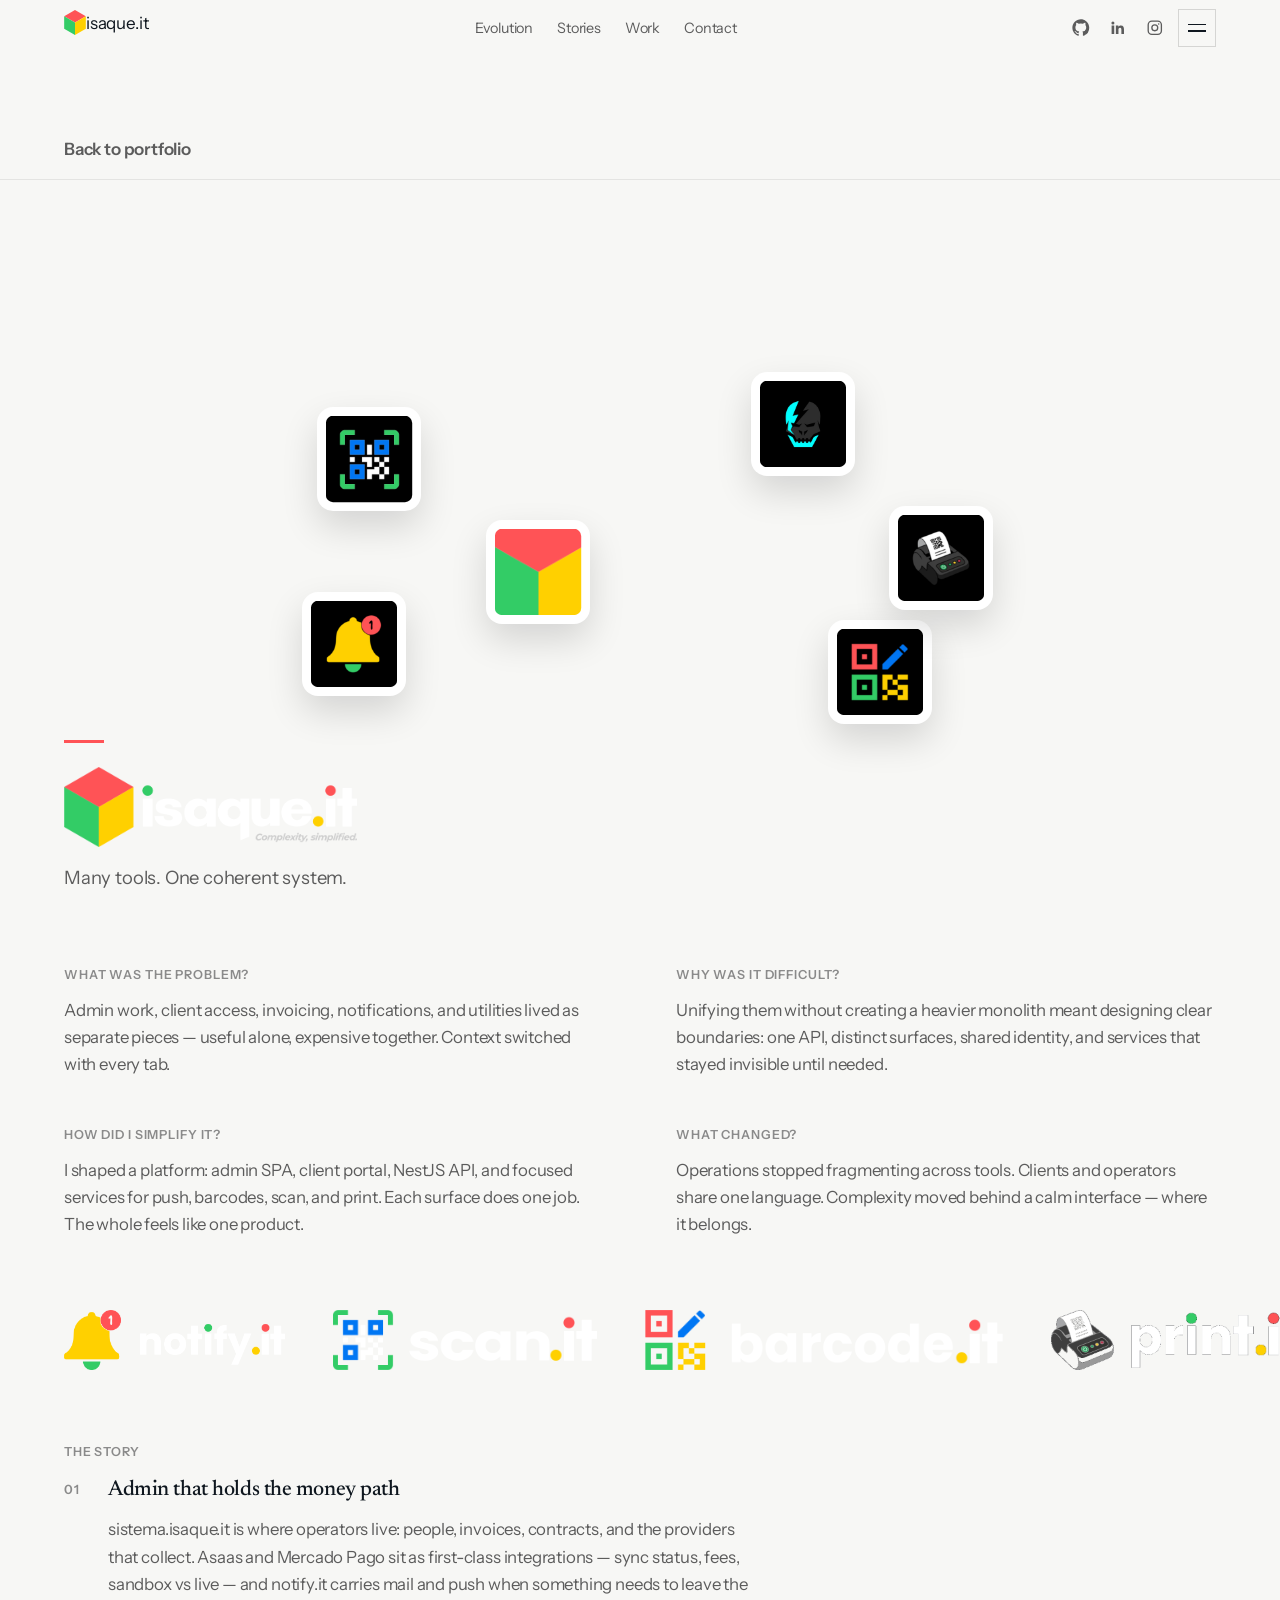
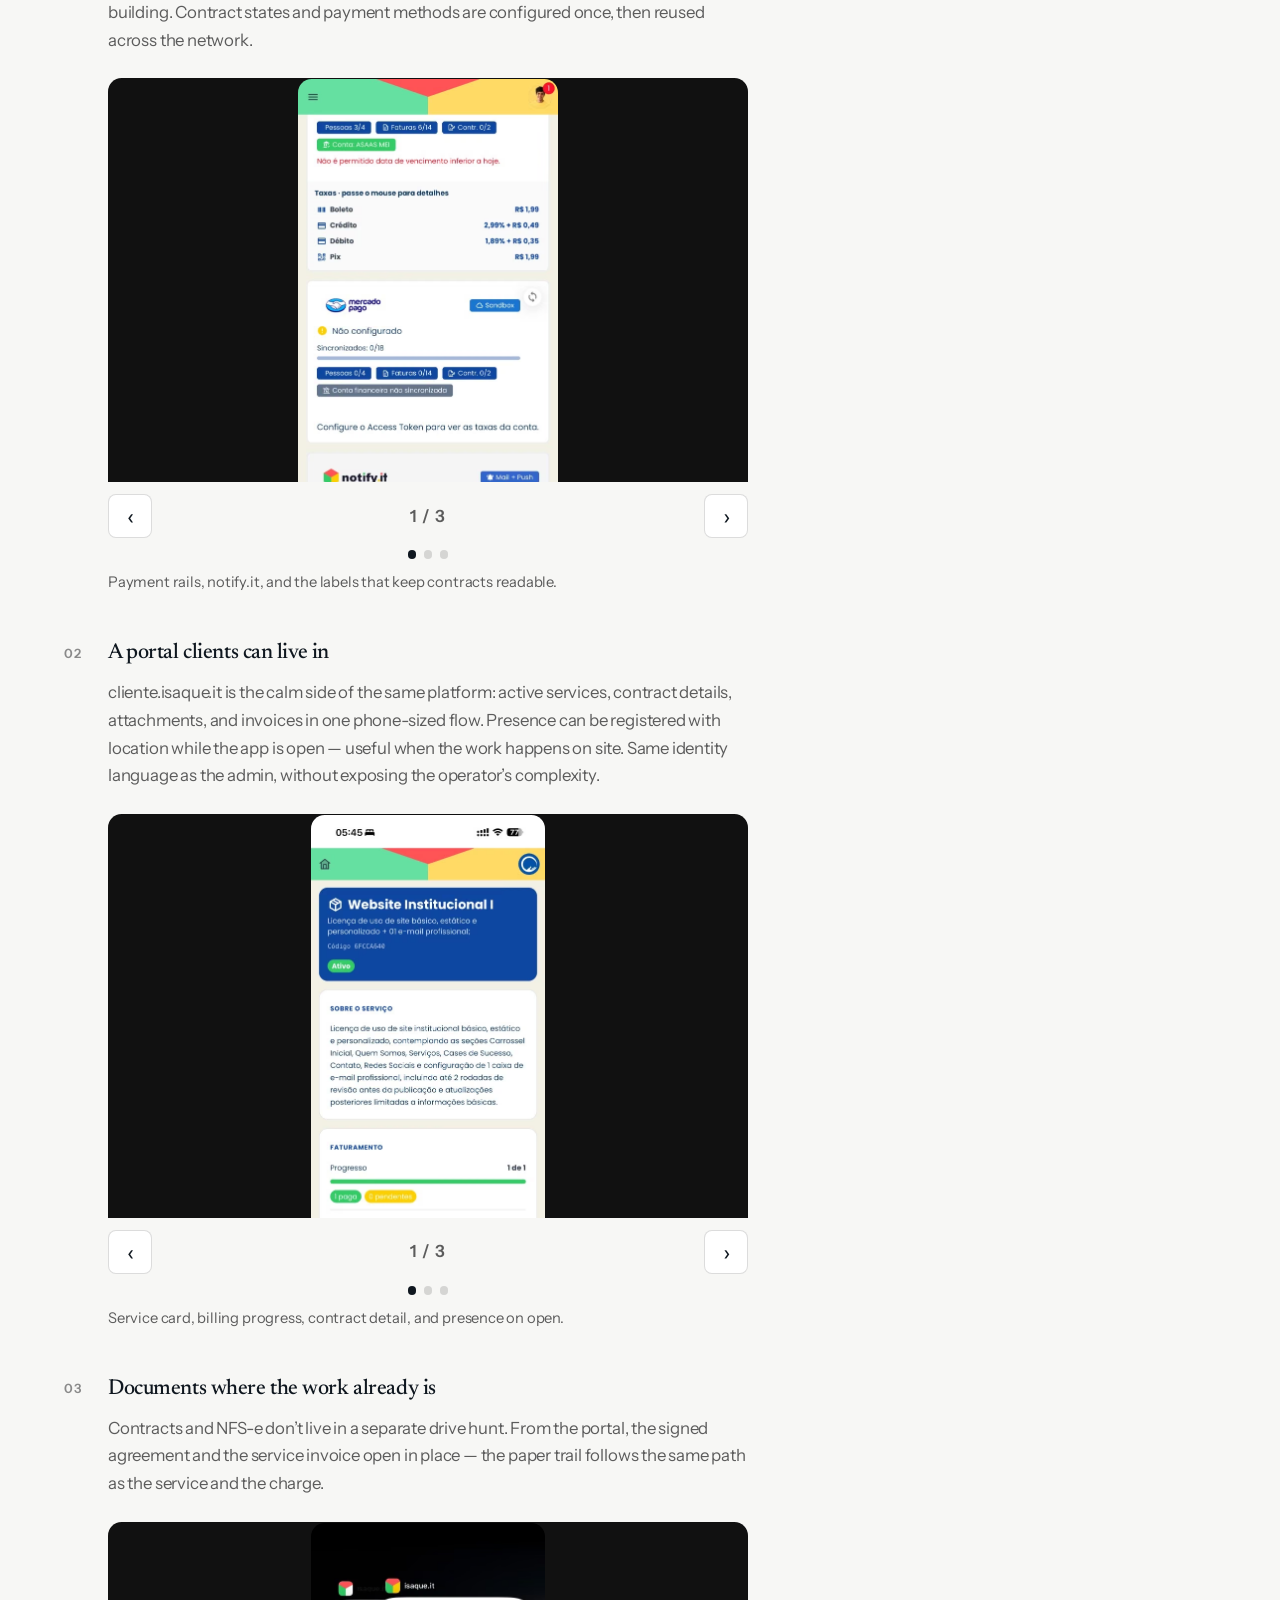
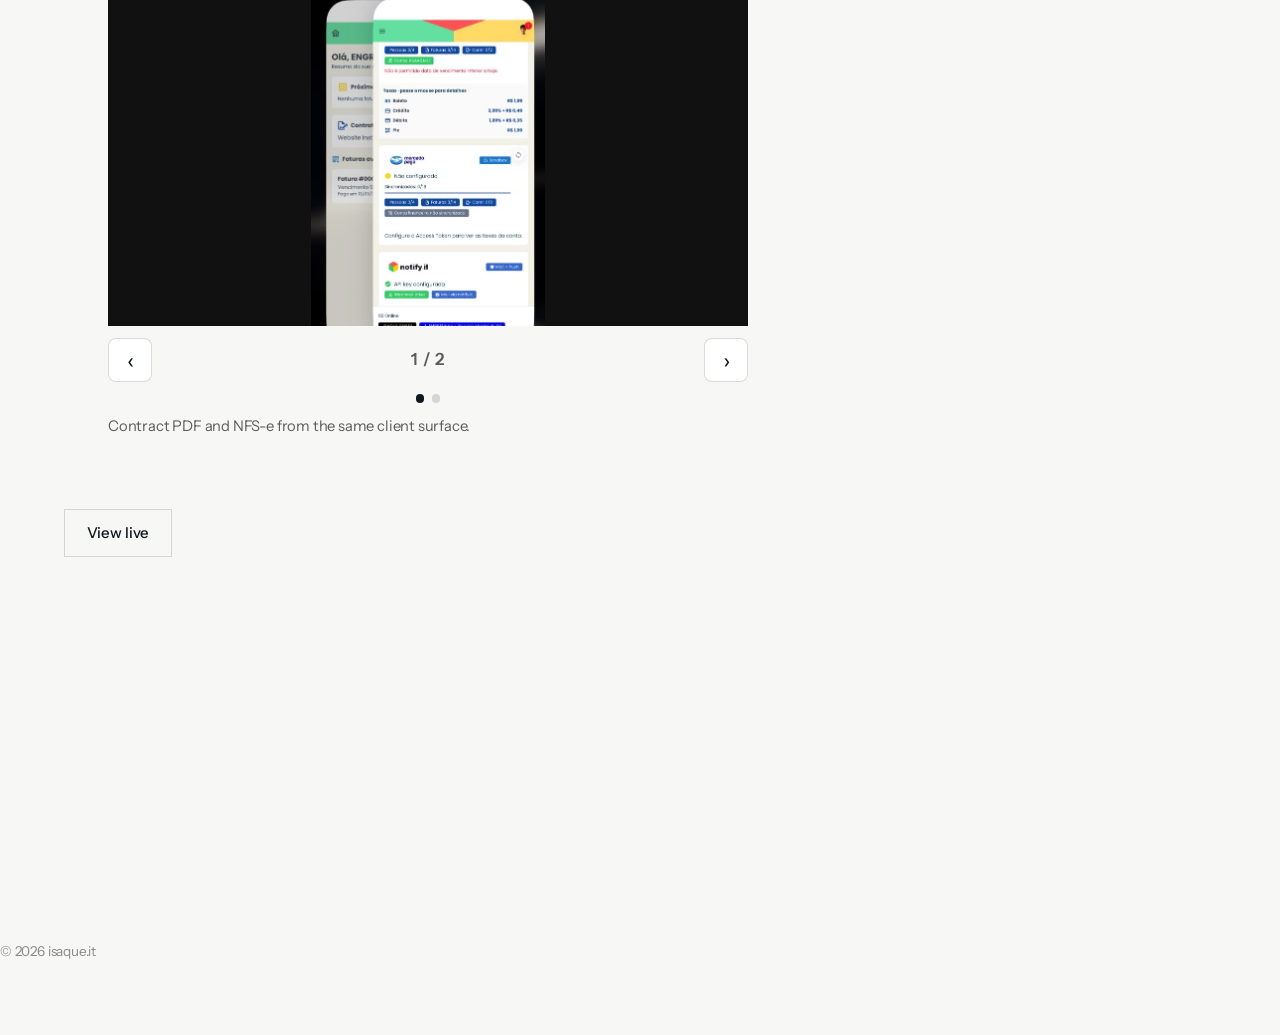
<file: cases/platform/index.html>
<!DOCTYPE html>
<html lang="en">
<head>
  <meta charset="UTF-8">
  <meta name="viewport" content="width=device-width, initial-scale=1, viewport-fit=cover">
  <meta name="theme-color" content="#0a0a0a">
  <meta name="robots" content="index, follow">
  <meta name="author" content="Isaque Costa">
  <meta name="mobile-web-app-capable" content="yes">
  <meta name="apple-mobile-web-app-capable" content="yes">
  <meta name="apple-mobile-web-app-status-bar-style" content="black-translucent">
  <meta name="apple-mobile-web-app-title" content="isaque.it">
  <title>isaque.it platform — isaque.it</title>
  <meta name="description" content="isaque.it platform — admin, API, portal, and tools on one spine.">
  <link rel="canonical" href="https://isaque.it/portifolio/cases/platform/">
  <meta property="og:site_name" content="isaque.it">
  <meta property="og:locale" content="en_US">
  <meta property="og:title" content="isaque.it platform — isaque.it">
  <meta property="og:description" content="isaque.it platform — admin, API, portal, and tools on one spine.">
  <meta property="og:type" content="article">
  <meta property="og:url" content="https://isaque.it/portifolio/cases/platform/">
  <meta property="og:image" content="https://isaque.it/portifolio/assets/img/og/platform.jpg">
  <meta property="og:image:width" content="1200">
  <meta property="og:image:height" content="630">
  <meta name="twitter:card" content="summary_large_image">
  <meta name="twitter:title" content="isaque.it platform — isaque.it">
  <meta name="twitter:description" content="isaque.it platform — admin, API, portal, and tools on one spine.">
  <meta name="twitter:image" content="https://isaque.it/portifolio/assets/img/og/platform.jpg">
  <link rel="manifest" href="../../manifest.webmanifest">
  <link rel="apple-touch-icon" href="../../assets/img/icons/apple-touch-180.png">
  <link rel="icon" type="image/png" sizes="64x64" href="https://cdn.isaque.it/assets/icons/favicon-64.png">
  <link rel="icon" type="image/png" sizes="196x196" href="../../assets/img/icons/favicon-196.png">
  <link rel="preconnect" href="https://fonts.googleapis.com">
  <link rel="preconnect" href="https://fonts.gstatic.com" crossorigin>
  <link href="https://fonts.googleapis.com/css2?family=Instrument+Sans:ital,wght@0,400;0,500;0,600;0,700;1,400&family=Newsreader:ital,opsz,wght@0,6..72,400;0,6..72,500;0,6..72,600;1,6..72,400&display=swap" rel="stylesheet">
  <link rel="stylesheet" href="../../assets/css/tokens.css">
  <link rel="stylesheet" href="../../assets/css/base.css">
  <link rel="stylesheet" href="../../assets/css/site.css">
  <script type="application/ld+json">
    {
      "@context": "https://schema.org",
      "@type": "CreativeWork",
      "name": "isaque.it platform",
      "description": "isaque.it platform — admin, API, portal, and tools on one spine.",
      "url": "https://isaque.it/portifolio/cases/platform/",
      "image": "https://isaque.it/portifolio/assets/img/og/platform.jpg",
      "inLanguage": "en",
      "author": {
        "@type": "Person",
        "name": "Isaque Costa",
        "url": "https://isaque.it"
      }
    }
  </script>
</head>
<body data-case-id="platform" data-base="../..">
  <a class="skip-link" href="#main" data-i18n="a11y.skip">Skip to content</a>
  <header class="site-header" id="site-header">
    <div class="container site-header__inner">
      <a class="site-header__brand" href="../../">
        <img src="../../assets/img/brand/cube.svg" alt="" width="22" height="25">
        <span>isaque.it</span>
      </a>
      <nav class="site-header__nav" aria-label="Primary">
        <ul class="site-header__links">
          <li><a href="../../#timeline" data-i18n="nav.timeline">Evolution</a></li>
          <li><a href="../../#stories" data-i18n="nav.stories">Stories</a></li>
          <li><a href="../../#catalog" data-i18n="nav.work">Work</a></li>
          <li><a href="../../#contact" data-i18n="nav.contact">Contact</a></li>
        </ul>
      </nav>
      <div class="site-header__actions">
        <div class="site-header__social">
          <a href="https://github.com/ioisaque" target="_blank" rel="noopener noreferrer" aria-label="GitHub">
            <svg viewBox="0 0 24 24" fill="currentColor" aria-hidden="true"><path d="M12 .5C5.65.5.5 5.65.5 12c0 5.08 3.29 9.39 7.86 10.91.58.11.79-.25.79-.56 0-.27-.01-1.17-.02-2.12-3.2.7-3.87-1.36-3.87-1.36-.52-1.33-1.28-1.68-1.28-1.68-1.04-.71.08-.7.08-.7 1.15.08 1.76 1.19 1.76 1.19 1.03 1.75 2.69 1.25 3.34.95.1-.74.4-1.25.72-1.54-2.55-.29-5.24-1.28-5.24-5.68 0-1.26.45-2.28 1.19-3.09-.12-.29-.52-1.46.11-3.05 0 0 .97-.31 3.18 1.18a11.1 11.1 0 0 1 5.8 0c2.2-1.49 3.17-1.18 3.17-1.18.63 1.59.23 2.76.11 3.05.74.81 1.19 1.83 1.19 3.09 0 4.41-2.69 5.38-5.25 5.67.41.35.77 1.05.77 2.12 0 1.53-.01 2.76-.01 3.14 0 .31.21.67.8.55A11.51 11.51 0 0 0 23.5 12C23.5 5.65 18.35.5 12 .5Z"/></svg>
          </a>
          <a href="https://linkedin.com/in/ioisaque/" target="_blank" rel="noopener noreferrer" aria-label="LinkedIn">
            <svg viewBox="0 0 24 24" fill="currentColor" aria-hidden="true"><path d="M20.45 20.45h-3.55v-5.57c0-1.33-.03-3.04-1.85-3.04-1.85 0-2.14 1.45-2.14 2.94v5.67H9.36V9h3.41v1.56h.05c.47-.9 1.63-1.85 3.36-1.85 3.6 0 4.27 2.37 4.27 5.46v6.28ZM5.34 7.43a2.06 2.06 0 1 1 0-4.12 2.06 2.06 0 0 1 0 4.12ZM7.12 20.45H3.55V9h3.57v11.45Z"/></svg>
          </a>
          <a href="https://www.instagram.com/ioisaque" target="_blank" rel="noopener noreferrer" aria-label="Instagram">
            <svg viewBox="0 0 24 24" fill="none" stroke="currentColor" stroke-width="1.8" aria-hidden="true"><rect x="3" y="3" width="18" height="18" rx="5"/><circle cx="12" cy="12" r="4"/><circle cx="17.3" cy="6.7" r="1.05" fill="currentColor" stroke="none"/></svg>
          </a>
        </div>
        <button type="button" class="site-header__menu" id="nav-toggle" aria-expanded="false" aria-controls="nav-links" data-i18n-aria="a11y.menuOpen" aria-label="Open menu">
          <span class="burger" aria-hidden="true"><i></i><i></i></span>
        </button>
        <div class="site-header__drawer" id="nav-links">
        <ul class="site-header__drawer-links">
          <li><a href="../../#timeline" data-i18n="nav.timeline">Evolution</a></li>
          <li><a href="../../#stories" data-i18n="nav.stories">Stories</a></li>
          <li><a href="../../#catalog" data-i18n="nav.work">Work</a></li>
          <li><a href="../../#contact" data-i18n="nav.contact">Contact</a></li>
        </ul>
        <div class="lang-toggle" role="group" data-i18n-aria="a11y.lang" aria-label="Language">
          <button type="button" id="lang-en" class="is-active" aria-pressed="true">EN</button>
          <button type="button" id="lang-pt" aria-pressed="false">PT</button>
        </div>
        </div>
      </div>
    </div>
  </header>
  <main id="main">
    <div class="case-page__bar container">
      <a class="case-page__back" href="../../#stories" data-i18n="nav.back">Back to portfolio</a>
    </div>
    <div id="case-root">
      <article class="case-page container">
        <h1 class="case-page__title">isaque.it platform</h1>
        <p class="case-page__lead">isaque.it platform — admin, API, portal, and tools on one spine.</p>
      </article>
    </div>
  </main>
  <p class="contact__foot case-page__foot container">© <span id="year"></span> isaque.it</p>
  <script type="module" src="../../assets/js/case-page.js"></script>
</body>
</html>
</file>
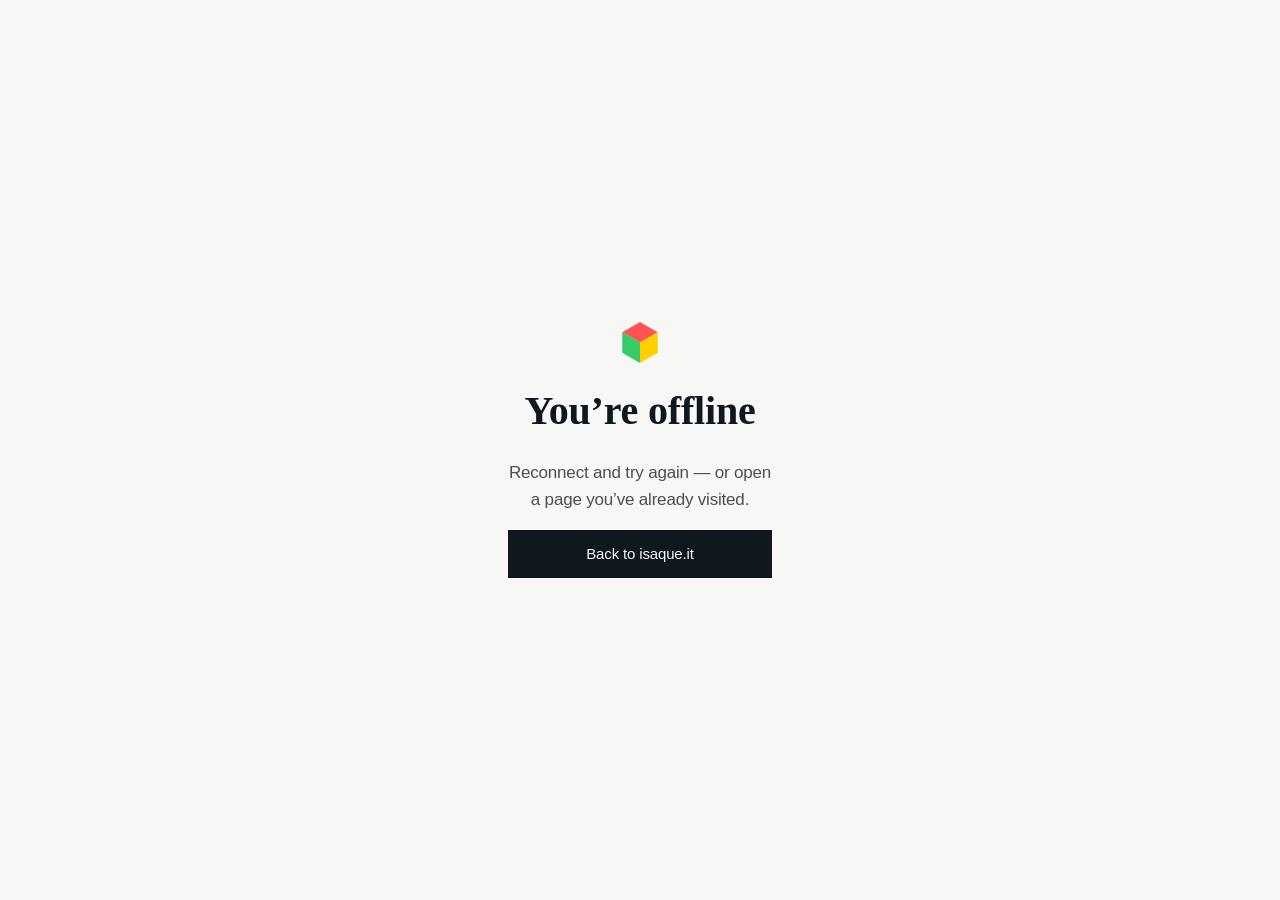
<file: offline.html>
<!DOCTYPE html>
<html lang="en">
<head>
  <meta charset="UTF-8">
  <meta name="viewport" content="width=device-width, initial-scale=1, viewport-fit=cover">
  <meta name="theme-color" content="#0a0a0a">
  <meta name="robots" content="noindex">
  <title>Offline — isaque.it</title>
  <link rel="stylesheet" href="assets/css/tokens.css">
  <link rel="stylesheet" href="assets/css/base.css">
  <link rel="stylesheet" href="assets/css/site.css">
  <style>
    .offline {
      min-height: 100dvh;
      display: grid;
      place-content: center;
      text-align: center;
      padding: 2rem;
      gap: 1rem;
    }
    .offline img { margin-inline: auto; }
    .offline h1 { font-family: var(--font-display, Newsreader, serif); font-size: clamp(1.75rem, 4vw, 2.5rem); margin: 0; }
    .offline p { margin: 0; opacity: 0.75; max-width: 28ch; margin-inline: auto; }
  </style>
</head>
<body>
  <main class="offline">
    <img src="assets/img/brand/cube.svg" alt="" width="36" height="41">
    <h1>You’re offline</h1>
    <p>Reconnect and try again — or open a page you’ve already visited.</p>
    <a class="btn btn--primary" href="./">Back to isaque.it</a>
  </main>
</body>
</html>
</file>
<file: assets/css/tokens.css>
:root {
  color-scheme: light dark;

  --cube-yellow: #ffd22b;
  --cube-green: #33cc66;
  --cube-coral: #ff5356;
  --cube-red: #f72529;
  --cube-blue: #0e34c7;
  --cube-orange: #eb681a;

  --bg: #f7f7f5;
  --bg-elevated: #ffffff;
  --ink: #0f171f;
  --ink-secondary: #5c5c5c;
  --ink-tertiary: #8a8a8a;
  --line: rgba(10, 10, 10, 0.08);
  --line-strong: rgba(10, 10, 10, 0.14);
  --nav-bg: rgba(247, 247, 245, 0.78);
  --focus: #0f171f;

  --font-display: 'Newsreader', 'Iowan Old Style', 'Palatino Linotype', Palatino, serif;
  --font-sans: 'Instrument Sans', 'Avenir Next', 'Segoe UI', sans-serif;

  --space-2: 0.5rem;
  --space-3: 0.75rem;
  --space-4: 1rem;
  --space-5: 1.5rem;
  --space-6: 2rem;
  --space-7: 3rem;
  --space-8: 4.5rem;
  --space-9: 7rem;
  --space-10: 10rem;

  --container: 72rem;
  --measure: 38rem;
  --nav-h: 3.5rem;
  --ease: cubic-bezier(0.16, 1, 0.3, 1);
}

@media (prefers-color-scheme: dark) {
  :root:not([data-theme='light']) {
    --bg: #0f171f;
    --bg-elevated: #121212;
    --ink: #f5f5f2;
    --ink-secondary: #a3a3a0;
    --ink-tertiary: #6f6f6c;
    --line: rgba(245, 245, 242, 0.1);
    --line-strong: rgba(245, 245, 242, 0.18);
    --nav-bg: #0f171fcc;
    --focus: #f5f5f2;
  }
}

[data-theme='dark'] {
  --bg: #0f171f;
  --bg-elevated: #121212;
  --ink: #f5f5f2;
  --ink-secondary: #a3a3a0;
  --ink-tertiary: #6f6f6c;
  --line: rgba(245, 245, 242, 0.1);
  --line-strong: rgba(245, 245, 242, 0.18);
  --nav-bg: #0f171fcc;
  --focus: #f5f5f2;
}

[data-theme='light'] {
  --bg: #f7f7f5;
  --bg-elevated: #ffffff;
  --ink: #0f171f;
  --ink-secondary: #5c5c5c;
  --ink-tertiary: #8a8a8a;
  --line: rgba(10, 10, 10, 0.08);
  --line-strong: rgba(10, 10, 10, 0.14);
  --nav-bg: rgba(247, 247, 245, 0.78);
  --focus: #0f171f;
}
</file>
<file: assets/css/base.css>
*,
*::before,
*::after {
  box-sizing: border-box;
}

html {
  scroll-behavior: smooth;
}

@media (prefers-reduced-motion: reduce) {
  html {
    scroll-behavior: auto;
  }

  *,
  *::before,
  *::after {
    animation-duration: 0.01ms !important;
    animation-iteration-count: 1 !important;
    transition-duration: 0.01ms !important;
  }
}

body {
  margin: 0;
  min-height: 100vh;
  background: var(--bg);
  color: var(--ink);
  font-family: var(--font-sans);
  font-size: 1.0625rem;
  line-height: 1.6;
  letter-spacing: -0.011em;
  text-rendering: optimizeLegibility;
  -webkit-font-smoothing: antialiased;
}

img,
svg {
  display: block;
  max-width: 100%;
}

a {
  color: inherit;
  text-decoration-thickness: 1px;
  text-underline-offset: 0.18em;
}

button {
  font: inherit;
  color: inherit;
  background: none;
  border: 0;
  cursor: pointer;
}

:focus-visible {
  outline: 2px solid var(--focus);
  outline-offset: 3px;
}

.skip-link {
  position: absolute;
  left: var(--space-4);
  top: var(--space-4);
  z-index: 100;
  padding: var(--space-2) var(--space-4);
  background: var(--ink);
  color: var(--bg);
  transform: translateY(-160%);
  transition: transform 0.2s var(--ease);
}

.skip-link:focus {
  transform: translateY(0);
}

.container {
  width: min(100% - 2.5rem, var(--container));
  margin-inline: auto;
}

@media (min-width: 768px) {
  .container {
    width: min(100% - 4rem, var(--container));
  }
}

.section {
  position: relative;
  padding-block: var(--space-9);
}

@media (min-width: 900px) {
  .section {
    padding-block: var(--space-10);
  }
}

.eyebrow {
  margin: 0 0 var(--space-4);
  color: var(--ink-tertiary);
  font-size: 0.8125rem;
  font-weight: 500;
  letter-spacing: 0.08em;
  text-transform: uppercase;
}

.eyebrow::before {
  content: '';
  display: inline-block;
  width: 0.5rem;
  height: 0.5rem;
  margin-right: 0.55rem;
  border-radius: 2px;
  background: var(--cube-yellow);
}

.btn svg {
  width: 1.1em;
  height: 1.1em;
  flex: none;
}

.section-title {
  margin: 0;
  max-width: 14ch;
  font-family: var(--font-display);
  font-size: clamp(2.4rem, 5vw, 4rem);
  font-weight: 500;
  line-height: 1.05;
  letter-spacing: -0.03em;
}

.section-lead {
  margin: var(--space-5) 0 0;
  max-width: var(--measure);
  color: var(--ink-secondary);
  font-size: 1.125rem;
  line-height: 1.55;
}

.btn {
  display: inline-flex;
  align-items: center;
  justify-content: center;
  gap: 0.55rem;
  min-height: 2.75rem;
  padding: 0.7rem 1.35rem;
  border: 1px solid transparent;
  font-size: 0.9375rem;
  font-weight: 500;
  letter-spacing: -0.01em;
  text-decoration: none;
  transition:
    background-color 0.25s var(--ease),
    color 0.25s var(--ease),
    border-color 0.25s var(--ease),
    transform 0.25s var(--ease);
}

.btn:hover {
  transform: translateY(-1px);
}

.btn--primary {
  background: var(--ink);
  color: var(--bg);
}

.btn--ghost {
  border-color: var(--line-strong);
  background: transparent;
  color: var(--ink);
}

.btn--ghost:hover {
  border-color: var(--ink);
}

.btn--text {
  min-height: auto;
  padding: 0;
  color: var(--ink-secondary);
  text-decoration: underline;
  text-underline-offset: 0.2em;
}

.btn--text:hover {
  color: var(--ink);
  transform: none;
}

.bg-accent-yellow {
  background: var(--cube-yellow);
}

.bg-accent-green {
  background: var(--cube-green);
}

.bg-accent-coral {
  background: var(--cube-coral);
}

.bg-accent-red {
  background: var(--cube-red);
}

.bg-accent-blue {
  background: var(--cube-blue);
}

.bg-accent-orange {
  background: var(--cube-orange);
}

.reveal {
  opacity: 0;
  transform: translateY(1.25rem);
  transition:
    opacity 0.7s var(--ease),
    transform 0.7s var(--ease);
}

.reveal.is-visible {
  opacity: 1;
  transform: none;
}

@media (prefers-reduced-motion: reduce) {
  .reveal {
    opacity: 1;
    transform: none;
  }
}

.wordmark {
  display: inline-flex;
  line-height: 0;
}

/* Two classes so this beats `.foo img { display: block }` in light mode */
.wordmark .wordmark__dark {
  display: block;
}

.wordmark .wordmark__light {
  display: none;
}

@media (prefers-color-scheme: dark) {
  :root:not([data-theme='light']) .wordmark .wordmark__dark {
    display: none;
  }

  :root:not([data-theme='light']) .wordmark .wordmark__light {
    display: block;
  }
}

[data-theme='dark'] .wordmark .wordmark__dark {
  display: none;
}

[data-theme='dark'] .wordmark .wordmark__light {
  display: block;
}

[data-theme='light'] .wordmark .wordmark__dark {
  display: block;
}

[data-theme='light'] .wordmark .wordmark__light {
  display: none;
}
</file>
<file: assets/css/site.css>
.site-header {
  position: sticky;
  top: 0;
  z-index: 40;
  box-sizing: border-box;
  height: calc(var(--nav-h) + env(safe-area-inset-top, 0px));
  padding-top: env(safe-area-inset-top, 0px);
  overflow: visible;
  border-bottom: 1px solid transparent;
  background: transparent;
  transition:
    background-color 0.3s var(--ease),
    border-color 0.3s var(--ease);
}

.site-header::before {
  content: '';
  position: absolute;
  top: 0;
  right: 0;
  bottom: 0;
  left: 0;
  z-index: 0;
  margin-top: calc(-1 * env(safe-area-inset-top, 0px));
  height: calc(100% + env(safe-area-inset-top, 0px));
  background: transparent;
  backdrop-filter: blur(14px);
  -webkit-backdrop-filter: blur(14px);
  opacity: 0;
  transition:
    opacity 0.3s var(--ease),
    background-color 0.3s var(--ease);
  pointer-events: none;
}

.site-header.is-scrolled {
  border-bottom-color: var(--line);
  background: var(--nav-bg);
  backdrop-filter: blur(14px);
  -webkit-backdrop-filter: blur(14px);
}

.site-header.is-scrolled::before {
  background: var(--nav-bg);
  opacity: 1;
}

.site-header.is-menu-open {
  border-bottom-color: var(--line);
  background: var(--bg);
  backdrop-filter: none;
  -webkit-backdrop-filter: none;
}

.site-header.is-menu-open::before {
  opacity: 0;
}

.site-header__inner {
  position: relative;
  z-index: 1;
  display: flex;
  align-items: center;
  justify-content: space-between;
  height: var(--nav-h);
  gap: var(--space-4);
  overflow: visible;
}

.site-header__brand {
  position: relative;
  z-index: 50;
  display: inline-flex;
  align-items: flex-start;
  align-self: flex-start;
  padding-top: 0.65rem;
  text-decoration: none;
  overflow: visible;
  transition: padding-top 0.35s var(--ease);
}

.site-header__logo {
  display: block;
  height: clamp(4.5rem, 9vw, 6rem);
  width: auto;
  transition: height 0.35s var(--ease);
}

.site-header__logo img {
  display: block;
  height: clamp(4.5rem, 9vw, 6rem);
  width: auto;
  transition: height 0.35s var(--ease);
}

.site-header.is-scrolled .site-header__brand {
  align-self: center;
  align-items: center;
  padding-top: 0;
}

.site-header.is-scrolled .site-header__logo,
.site-header.is-scrolled .site-header__logo img {
  height: 2.4rem;
}

@media (max-width: 719px) {
  .site-header {
    height: auto;
    min-height: calc(var(--nav-h) + env(safe-area-inset-top, 0px));
  }

  .site-header__inner {
    height: auto;
    min-height: var(--nav-h);
    align-items: center;
    padding-block: 0.45rem;
  }

  .site-header__brand {
    align-self: center;
    align-items: center;
    padding-top: 0;
  }

  .site-header__drawer {
    padding-top: calc(5.4rem + env(safe-area-inset-top, 0px) + var(--space-6));
  }

  .site-header.is-scrolled {
    height: calc(var(--nav-h) + env(safe-area-inset-top, 0px));
    min-height: calc(var(--nav-h) + env(safe-area-inset-top, 0px));
  }

  .site-header.is-scrolled .site-header__inner {
    height: var(--nav-h);
    min-height: var(--nav-h);
    padding-block: 0;
  }

  .site-header.is-scrolled .site-header__drawer {
    padding-top: calc(var(--nav-h) + env(safe-area-inset-top, 0px) + var(--space-6));
  }
}

@media (min-width: 900px) {
  .site-header__logo,
  .site-header__logo img {
    height: clamp(5.5rem, 8.5vw, 7.25rem);
  }
}

.site-header__brand-text {
  position: absolute;
  width: 1px;
  height: 1px;
  padding: 0;
  margin: -1px;
  overflow: hidden;
  clip: rect(0, 0, 0, 0);
  white-space: nowrap;
  border: 0;
  font-weight: 600;
  letter-spacing: -0.03em;
}

.site-header__brand.is-fallback .site-header__logo {
  display: none;
}

.site-header__brand.is-fallback .site-header__brand-text {
  position: static;
  width: auto;
  height: auto;
  margin: 0;
  overflow: visible;
  clip: auto;
  white-space: normal;
}

.site-header__nav {
  display: none;
  flex: 1;
  justify-content: center;
}

.site-header__links {
  display: flex;
  gap: 1.5rem;
  margin: 0;
  padding: 0;
  list-style: none;
}

.site-header__links a {
  color: var(--ink-secondary);
  font-size: 0.9rem;
  text-decoration: none;
  transition: color 0.2s var(--ease);
}

.site-header__links a:hover {
  color: var(--ink);
}

.site-header__links a[href$='#timeline']:hover,
.site-header__drawer-links a[href$='#timeline']:hover {
  color: var(--cube-green);
}

.site-header__links a[href$='#stories']:hover,
.site-header__drawer-links a[href$='#stories']:hover {
  color: var(--cube-red);
}

.site-header__links a[href$='#catalog']:hover,
.site-header__drawer-links a[href$='#catalog']:hover {
  color: var(--cube-blue);
}

.site-header__links a[href$='#contact']:hover,
.site-header__drawer-links a[href$='#contact']:hover {
  color: var(--cube-yellow);
}

.site-header__actions {
  position: relative;
  display: flex;
  align-items: center;
  gap: 0.35rem;
  margin-left: auto;
}

.site-header__social {
  position: relative;
  z-index: 50;
  display: inline-flex;
  align-items: center;
  gap: 0.1rem;
}

.site-header__social a {
  display: inline-flex;
  align-items: center;
  justify-content: center;
  width: 2.2rem;
  height: 2.2rem;
  color: var(--ink-secondary);
  text-decoration: none;
}

.site-header__social a:hover {
  color: var(--ink);
}

.site-header__social svg {
  width: 1.1rem;
  height: 1.1rem;
}

.lang-toggle {
  display: inline-flex;
  border: 1px solid var(--line-strong);
}

.lang-toggle button {
  min-width: 2.4rem;
  min-height: 2.2rem;
  padding: 0 0.55rem;
  color: var(--ink-tertiary);
  font-size: 0.75rem;
  font-weight: 600;
  letter-spacing: 0.04em;
}

.lang-toggle button.is-active {
  background: var(--ink);
  color: var(--bg);
}

.site-header__menu {
  position: relative;
  z-index: 50;
  display: inline-flex;
  align-items: center;
  justify-content: center;
  width: 2.4rem;
  height: 2.4rem;
  padding: 0;
  border: 1px solid var(--line-strong);
}

.burger {
  display: flex;
  flex-direction: column;
  justify-content: center;
  gap: 5px;
  width: 1.1rem;
}

.burger i {
  display: block;
  width: 100%;
  height: 1.5px;
  background: currentColor;
}

.site-header__drawer {
  position: fixed;
  inset: 0;
  z-index: 35;
  display: flex;
  flex-direction: column;
  gap: var(--space-6);
  padding: calc(var(--nav-h) + env(safe-area-inset-top, 0px) + var(--space-6)) var(--space-5)
    calc(var(--space-6) + env(safe-area-inset-bottom, 0px));
  background: var(--bg);
  transform: translateY(-0.5rem);
  opacity: 0;
  pointer-events: none;
  visibility: hidden;
  transition:
    opacity 0.25s var(--ease),
    transform 0.25s var(--ease),
    visibility 0.25s var(--ease);
}

.site-header__drawer.is-open {
  transform: translateY(0);
  opacity: 1;
  pointer-events: auto;
  visibility: visible;
}

.site-header__drawer-links {
  margin: 0;
  padding: 0;
  list-style: none;
}

.site-header__drawer-links a {
  display: block;
  padding: 1rem 0;
  border-bottom: 1px solid var(--line);
  font-size: 1.25rem;
  color: var(--ink);
  text-decoration: none;
  transition: color 0.2s var(--ease);
}

.site-header__drawer .lang-toggle {
  align-self: flex-start;
  margin-top: auto;
}

@media (max-width: 899px) {
  .site-header {
    background: var(--nav-bg);
    backdrop-filter: blur(14px);
    -webkit-backdrop-filter: blur(14px);
    border-bottom-color: var(--line);
  }

  .site-header::before {
    background: var(--nav-bg);
    opacity: 1;
  }

  .site-header.is-menu-open {
    background: var(--bg);
  }

  .site-header.is-menu-open::before {
    opacity: 0;
  }
}

@media (display-mode: standalone), (display-mode: fullscreen) {
  .site-header,
  .site-header.is-scrolled {
    background: var(--bg);
    backdrop-filter: none;
    -webkit-backdrop-filter: none;
    border-bottom-color: var(--line);
  }

  .site-header::before,
  .site-header.is-scrolled::before {
    background: var(--bg);
    opacity: 1;
    backdrop-filter: none;
    -webkit-backdrop-filter: none;
  }

  .site-header.is-menu-open {
    background: var(--bg);
  }

  .site-header.is-menu-open::before {
    opacity: 0;
  }
}

@media (min-width: 900px) {
  .site-header__nav {
    display: flex;
  }

  .site-header__actions {
    margin-left: 0;
  }

  .site-header.is-menu-open {
    background: transparent;
    backdrop-filter: none;
    -webkit-backdrop-filter: none;
    border-bottom-color: transparent;
  }

  .site-header.is-menu-open.is-scrolled {
    border-bottom-color: var(--line);
    background: var(--nav-bg);
    backdrop-filter: blur(14px);
    -webkit-backdrop-filter: blur(14px);
  }

  .site-header.is-menu-open.is-scrolled::before {
    opacity: 1;
  }

  .site-header__drawer {
    position: absolute;
    inset: auto;
    top: calc(100% + 0.4rem);
    right: 0;
    left: auto;
    z-index: 45;
    width: auto;
    min-width: 7.5rem;
    padding: var(--space-3);
    border: 1px solid var(--line-strong);
    background: var(--bg-elevated);
    box-shadow: 0 12px 40px color-mix(in srgb, var(--ink) 18%, transparent);
    transform: translateY(-0.35rem);
  }

  .site-header__drawer.is-open {
    transform: translateY(0);
  }

  .site-header__drawer-links {
    display: none;
  }

  .site-header__drawer .lang-toggle {
    margin-top: 0;
  }
}

.hero {
  position: relative;
  display: grid;
  align-items: end;
  min-height: calc(100svh - var(--nav-h) - env(safe-area-inset-top, 0px));
  padding-block: clamp(4rem, 12vh, 8rem) clamp(4rem, 10vh, 7rem);
  overflow: hidden;
}

.hero__content {
  position: relative;
  z-index: 1;
}

.hero__name {
  margin: 0;
  font-family: var(--font-display);
  font-size: clamp(3rem, 8vw, 5.75rem);
  font-weight: 500;
  line-height: 0.98;
  letter-spacing: -0.035em;
}

.hero__tagline {
  margin: var(--space-4) 0 0;
  font-family: var(--font-display);
  font-style: italic;
  font-size: clamp(1.35rem, 2.4vw, 1.9rem);
  font-weight: 400;
  letter-spacing: -0.02em;
  color: var(--ink-secondary);
}

.hero__meta {
  display: flex;
  flex-wrap: wrap;
  gap: var(--space-5) var(--space-7);
  margin-top: var(--space-7);
}

.hero__stat {
  display: grid;
  gap: 0.2rem;
}

.hero__stat-value {
  font-family: var(--font-display);
  font-size: clamp(1.6rem, 2.6vw, 2.1rem);
  font-weight: 500;
  letter-spacing: -0.02em;
  line-height: 1;
}

.hero__stat-label {
  color: var(--ink-secondary);
  font-size: 0.9rem;
}

.hero__langs {
  display: flex;
  align-items: center;
  flex-wrap: wrap;
  gap: 0.65rem;
  margin: var(--space-5) 0 0;
  color: var(--ink-secondary);
  font-size: 0.95rem;
}

.hero__flags {
  font-size: 1.3rem;
  letter-spacing: 0.12em;
}

.hero__actions {
  display: flex;
  flex-wrap: wrap;
  gap: var(--space-3);
  margin-top: var(--space-7);
}

.hero__cta {
  transition:
    background-color 0.25s var(--ease),
    color 0.25s var(--ease),
    border-color 0.25s var(--ease),
    transform 0.25s var(--ease);
}

.hero__cta--evolution:hover {
  border-color: var(--cube-green);
  color: var(--cube-green);
}

.hero__cta--work:hover {
  border-color: var(--cube-red);
  color: var(--cube-red);
}

.think__body {
  margin-top: var(--space-4);
  font-size: 1.05rem;
}

.think .eyebrow::before {
  background: var(--cube-yellow);
}

.work .eyebrow::before {
  background: var(--cube-red);
}

.principles .eyebrow::before {
  background: var(--cube-blue);
}

.timeline .eyebrow::before {
  background: var(--cube-green);
}

.tech .eyebrow::before {
  background: var(--cube-orange);
}

.catalog .eyebrow::before {
  background: var(--cube-blue);
}

.think__domains {
  margin-top: var(--space-8);
}

.think__domains ul {
  display: grid;
  gap: 0;
  margin: 0;
  padding: 0;
  list-style: none;
  border-top: 1px solid var(--line);
}

.think__domains li {
  padding: 1.15rem 0;
  border-bottom: 1px solid var(--line);
  font-family: var(--font-display);
  font-size: clamp(1.6rem, 3.5vw, 2.35rem);
  font-weight: 500;
  letter-spacing: -0.03em;
  line-height: 1.15;
}

.think__domains li::before {
  content: '';
  display: inline-block;
  width: 0.6rem;
  height: 0.6rem;
  margin-right: 0.8rem;
  border-radius: 2px;
  background: var(--cube-yellow);
}

.think__domains li:nth-child(5n + 2)::before {
  background: var(--cube-red);
}

.think__domains li:nth-child(5n + 3)::before {
  background: var(--cube-blue);
}

.think__domains li:nth-child(5n + 4)::before {
  background: var(--cube-green);
}

.think__domains li:nth-child(5n + 5)::before {
  background: var(--cube-orange);
}

.think__closing {
  margin: var(--space-8) 0 0;
  max-width: 30rem;
  color: var(--ink-secondary);
  font-size: 1.125rem;
}

@media (min-width: 900px) {
  .think__domains ul {
    grid-template-columns: repeat(5, 1fr);
    border-top: 0;
    gap: var(--space-4);
  }

  .think__domains li {
    border-bottom: 0;
    border-top: 1px solid var(--line);
    padding-top: var(--space-5);
    font-size: clamp(1.35rem, 1.8vw, 1.85rem);
  }
}

.work__header {
  max-width: 40rem;
  margin-bottom: var(--space-8);
}

.case {
  position: relative;
  padding-block: var(--space-9);
  border-top: 1px solid var(--line);
  overflow: hidden;
}

.case__inner {
  position: relative;
  z-index: 2;
}

.case--cube .case__inner {
  pointer-events: none;
}

.case--cube .case__inner > * {
  pointer-events: auto;
}

@media (min-width: 900px) {
  .case--cube .case__inner {
    max-width: calc(100% - 22rem);
  }
}

.case__intro {
  max-width: 36rem;
  margin-bottom: var(--space-8);
}

.case__accent {
  display: block;
  width: 2.5rem;
  height: 0.2rem;
  margin-bottom: var(--space-5);
}

.case__index {
  margin: 0 0 var(--space-4);
  color: var(--ink-tertiary);
  font-size: 0.8125rem;
  font-weight: 500;
  letter-spacing: 0.08em;
}

.case__title {
  margin: 0;
  font-family: var(--font-display);
  font-size: clamp(2rem, 4.5vw, 3.25rem);
  font-weight: 500;
  letter-spacing: -0.03em;
  line-height: 1.05;
}

.case__title--logo {
  max-width: min(100%, 28rem);
}

.case__title-logo {
  display: block;
  width: auto;
  height: clamp(3.25rem, 8vw, 5rem);
  max-width: 100%;
  object-fit: contain;
  object-position: left center;
}

.visually-hidden {
  position: absolute;
  width: 1px;
  height: 1px;
  padding: 0;
  margin: -1px;
  overflow: hidden;
  clip: rect(0, 0, 0, 0);
  white-space: nowrap;
  border: 0;
}

.case__subtitle {
  margin: var(--space-4) 0 0;
  color: var(--ink-secondary);
  font-size: 1.15rem;
}

.case--deep {
  padding-block: var(--space-10, var(--space-9));
}

.case__highlights {
  display: grid;
  grid-template-columns: repeat(2, minmax(0, 1fr));
  gap: var(--space-5) var(--space-6);
  margin: 0 0 var(--space-8);
  max-width: none;
}

.case__highlight {
  margin: 0;
  padding-top: var(--space-3);
  border-top: 1px solid var(--line);
}

.case__highlight dt {
  margin: 0 0 0.35rem;
  color: var(--ink-tertiary);
  font-size: 0.72rem;
  font-weight: 600;
  letter-spacing: 0.08em;
  text-transform: uppercase;
}

.case__highlight dd {
  margin: 0;
  font-family: var(--font-display);
  font-size: 1.35rem;
  font-weight: 500;
  letter-spacing: -0.02em;
  line-height: 1.2;
}

.case__highlights:has(.case__highlight-logos) {
  display: flex;
  flex-wrap: wrap;
  align-items: center;
  gap: var(--space-5) var(--space-6);
  max-width: none;
}

.case__highlight:has(.case__highlight-logos) {
  margin: 0;
  padding: 0;
  border: 0;
  flex: 0 0 calc(50% - var(--space-6) / 2);
  max-width: calc(50% - var(--space-6) / 2);
}

.case__highlight-logos {
  display: block;
  min-height: 0;
  width: 100%;
}

.case__highlight-logo {
  display: block;
  height: 48px;
  width: auto;
  max-width: 100%;
  object-fit: contain;
  object-position: left center;
}

.case__highlight:has(.case__highlight-logos) dt {
  display: none;
}

/* Chronological case timeline (e.g. Magic Globe) */
.case__timeline {
  --timeline-count: 5;
  --timeline-dot: 0.85rem;
  --timeline-line: 2px;
  list-style: none;
  position: relative;
  display: grid;
  grid-template-columns: 1fr;
  gap: var(--space-5);
  margin: 0 0 var(--space-8);
  padding: 0;
  border: 0;
}

.case__timeline-node {
  position: relative;
  display: grid;
  grid-template-columns: var(--timeline-dot) minmax(0, 1fr);
  column-gap: 0.9rem;
  align-items: start;
  margin: 0;
  min-width: 0;
}

.case__timeline-dot {
  position: relative;
  z-index: 1;
  box-sizing: border-box;
  width: var(--timeline-dot);
  height: var(--timeline-dot);
  margin-top: 1.35rem;
  flex: 0 0 var(--timeline-dot);
  border: 0;
  border-radius: 50%;
  background: var(--node-color, var(--ink));
  box-shadow: none;
}

.case__timeline-node:not(:last-child) .case__timeline-dot::after {
  content: '';
  position: absolute;
  left: 50%;
  top: calc(100% + 3px);
  width: var(--timeline-line);
  height: calc(var(--space-5) + 1.35rem + var(--timeline-dot));
  transform: translateX(-50%);
  background: color-mix(in srgb, var(--node-color) 55%, transparent);
}

.case__timeline-card {
  display: grid;
  grid-template-rows: auto auto auto;
  gap: 0.4rem;
  min-width: 0;
  padding: 0;
  border: 0;
  background: transparent;
  color: inherit;
  text-decoration: none;
}

a.case__timeline-card:hover .case__timeline-media {
  border-color: color-mix(in srgb, var(--node-color) 60%, var(--line-strong));
}

a.case__timeline-card:hover .case__timeline-what {
  color: color-mix(in srgb, var(--node-color) 40%, var(--ink));
}

.case__timeline-media {
  display: grid;
  place-items: center;
  width: 100%;
  aspect-ratio: 5 / 4;
  overflow: hidden;
  border: 1px solid color-mix(in srgb, var(--node-color) 40%, var(--line));
  border-radius: 0.7rem;
  background: color-mix(in srgb, var(--node-color) 18%, #0c0c0c);
  color: var(--node-color);
  transition: border-color 0.15s ease;
}

.case__timeline-icon {
  display: grid;
  place-items: center;
  width: 100%;
  height: 100%;
}

.case__timeline-icon svg {
  width: 2.35rem;
  height: 2.35rem;
}

.case__timeline-thumb {
  display: block;
  width: 100%;
  height: 100%;
  object-fit: cover;
  background: #111;
}

.case__timeline-when {
  color: var(--ink-tertiary);
  font-size: 0.72rem;
  font-weight: 600;
  letter-spacing: 0.08em;
  text-transform: uppercase;
}

.case__timeline-what {
  margin: 0;
  font-family: var(--font-display);
  font-size: 1.05rem;
  font-weight: 500;
  letter-spacing: -0.02em;
  line-height: 1.25;
  transition: color 0.15s ease;
}

@media (min-width: 900px) {
  .case__timeline {
    --timeline-dot: 0.9rem;
    grid-template-columns: repeat(var(--timeline-count), minmax(0, 1fr));
    gap: 0;
    align-items: start;
  }

  /* One continuous rail through every node — not per-card stubs */
  .case__timeline::before {
    content: '';
    position: absolute;
    top: calc(var(--timeline-dot) / 2 - var(--timeline-line) / 2);
    left: calc(100% / var(--timeline-count) / 2);
    right: calc(100% / var(--timeline-count) / 2);
    height: var(--timeline-line);
    border-radius: 999px;
    background: linear-gradient(
      90deg,
      #ff5356 0%,
      #ffd000 25%,
      #33cc66 50%,
      #0e34c7 75%,
      #eb681a 100%
    );
    z-index: 0;
    pointer-events: none;
  }

  .case__timeline-node {
    display: flex;
    flex-direction: column;
    align-items: center;
    gap: 0.55rem;
    padding: 0 0.55rem;
  }

  .case__timeline-node:not(:last-child) .case__timeline-dot::after {
    content: none;
  }

  .case__timeline-dot {
    margin-top: 0;
  }

  .case__timeline-card {
    width: 100%;
    text-align: center;
    gap: 0.35rem;
    justify-items: center;
  }

  .case__timeline-media {
    width: min(100%, 7.25rem);
    aspect-ratio: 1;
  }

  .case__timeline-thumb {
    object-fit: cover;
  }

  .case__timeline-icon svg {
    width: 2.35rem;
    height: 2.35rem;
  }

  .case__timeline-what {
    max-width: 11rem;
  }
}

@media (min-width: 900px) {
  .case__highlights:has(.case__highlight-logos) {
    flex-wrap: nowrap;
    gap: var(--space-5) var(--space-7);
  }

  .case__highlight:has(.case__highlight-logos) {
    flex: 0 0 auto;
    max-width: none;
  }

  .case__highlight-logos {
    width: auto;
  }

  .case__highlight-logo {
    height: 60px;
    max-width: none;
  }
}

.case__chapters,
.case__gallery {
  margin: 0 0 var(--space-8);
}

.case__chapters-label,
.case__gallery-label {
  margin: 0 0 var(--space-4);
  color: var(--ink-tertiary);
  font-size: 0.78rem;
  font-weight: 600;
  letter-spacing: 0.07em;
  text-transform: uppercase;
}

.case__chapters-more {
  width: min(100%, 48rem);
  margin: var(--space-7) 0 0;
  padding-left: 2.75rem;
  padding-right: 1.15rem;
  justify-content: flex-start;
  gap: 0.65rem;
}

.case__chapters-more-label {
  color: var(--ink);
}

.case__chapters-more-meta {
  color: var(--ink-tertiary);
  font-size: 0.8125rem;
  font-weight: 500;
}

.case__chapters-more-meta::before {
  content: '·';
  margin-right: 0.65rem;
  color: var(--ink-tertiary);
}

.case__chapters-more-icon {
  margin-left: auto;
  color: var(--ink-secondary);
  font-size: 1rem;
  line-height: 1;
}

.case__chapters-more[hidden] {
  display: none !important;
}

.case--yellow {
  --case-accent: var(--cube-yellow);
}

.case--green {
  --case-accent: var(--cube-green);
}

.case--blue {
  --case-accent: var(--cube-blue);
}

.case--red {
  --case-accent: var(--cube-red);
}

.case--coral {
  --case-accent: var(--cube-coral);
}

.case--orange {
  --case-accent: var(--cube-orange);
}

.case__chapter-list {
  margin: 0;
  padding: 0;
  list-style: none;
  display: grid;
  gap: var(--space-7);
  max-width: 48rem;
  counter-reset: case-chapter;
}

.case__chapter-list:has(.case__chapter-figure--glue) {
  max-width: none;
}

.case__chapter-list--more {
  margin-top: var(--space-7);
  counter-reset: case-chapter 4;
}

/* `display: grid` on .case__chapter-list beats the UA [hidden] rule */
.case__chapter-list--more[hidden] {
  display: none !important;
}

.case__chapter-list--more:has(.case__chapter-figure--glue) {
  max-width: none;
}

.case__chapter {
  position: relative;
  padding-left: 2.75rem;
  counter-increment: case-chapter;
}

.case__chapter::before {
  content: counter(case-chapter, decimal-leading-zero);
  position: absolute;
  left: 0;
  top: 0.15rem;
  color: var(--ink-tertiary);
  font-size: 0.8rem;
  font-weight: 600;
  letter-spacing: 0.06em;
}

.case__chapter h4 {
  margin: 0 0 var(--space-3);
  max-width: 40rem;
  font-family: var(--font-display);
  font-size: 1.35rem;
  font-weight: 500;
  letter-spacing: -0.02em;
  line-height: 1.2;
}

.case__chapter p {
  margin: 0;
  max-width: 40rem;
  color: var(--ink-secondary);
  font-size: 1.05rem;
  line-height: 1.65;
}

.case__chapter-steps {
  margin: var(--space-5) 0 0;
  padding: 0;
  list-style: none;
  display: grid;
  gap: var(--space-6);
}

.case__chapter-step {
  margin: 0;
  padding: var(--space-4) 0 0;
  border-top: 1px solid var(--line);
}

.case__chapter-step h5 {
  margin: 0 0 var(--space-3);
  font-family: var(--font-display);
  font-size: 1.15rem;
  font-weight: 500;
  letter-spacing: -0.02em;
  line-height: 1.25;
}

.case__chapter-step p {
  margin: 0;
  max-width: 40rem;
  color: var(--ink-secondary);
  font-size: 1.02rem;
  line-height: 1.65;
}

.case__chapter-figure {
  margin: var(--space-5) 0 0;
  max-width: 40rem;
}

.case__chapter-figure:not(.case__chapter-figure--carousel):not(.case__chapter-figure--photo) img,
.case__chapter-figure:not(.case__chapter-figure--carousel):not(.case__chapter-figure--photo) video {
  display: block;
  width: 100%;
  height: auto;
  border: 1px solid var(--line);
  background: var(--bg);
}

.case__chapter-figure--diagram img {
  object-fit: contain;
  background: #f7f7f5;
}

.case__chapter-figure:not(.case__chapter-figure--diagram):not(.case__chapter-figure--compare):not(.case__chapter-figure--tall):not(.case__chapter-figure--carousel):not(.case__chapter-figure--photo) img,
.case__chapter-figure:not(.case__chapter-figure--diagram):not(.case__chapter-figure--compare):not(.case__chapter-figure--tall):not(.case__chapter-figure--carousel):not(.case__chapter-figure--photo) video {
  max-height: 22rem;
  object-fit: contain;
  object-position: top left;
  background: #0a0a0a;
}

.case__chapter-figure--tall {
  max-width: 18rem;
}

.case__chapter-figure--tall img,
.case__chapter-figure--tall video {
  width: 100%;
  height: auto;
  background: #fff;
}

.case__chapter-figure--photo {
  max-width: 40rem;
  width: 100%;
}

.case__chapter-figure-photo-card {
  display: flex;
  align-items: center;
  justify-content: center;
  width: 100%;
  height: 20rem;
  min-height: 20rem;
  max-height: 20rem;
  margin: 0;
  padding: 0;
  overflow: hidden;
  border: 1px solid var(--line);
  border-radius: 0.85rem;
  background: #111111;
  color: inherit;
  font: inherit;
  cursor: zoom-in;
}

.case__chapter-figure-photo-card img,
.case__chapter-figure-photo-card video {
  display: block;
  width: 100%;
  height: 100%;
  object-fit: contain;
  object-position: center;
  border: 0;
  border-radius: 0.85rem;
  background: transparent;
}

.case__chapter-figure-photo-card--cover img,
.case__chapter-figure-photo-card--cover video {
  object-fit: cover;
}

.case__chapter-figure--compare {
  max-width: 32rem;
}

.case__chapter-figure--compare.case__chapter-figure--screens {
  max-width: none;
}

.case__chapter-figure--compare.case__chapter-figure--glue {
  width: 100%;
  max-width: none;
}

.case__chapter-figure-pairs {
  display: grid;
  grid-template-columns: minmax(0, 1fr) auto minmax(0, 1fr);
  gap: var(--space-4);
  align-items: start;
  padding: var(--space-5);
  border: 1px solid var(--line);
  background: #111111;
}

.case__chapter-figure--no-arrow .case__chapter-figure-pairs,
.case__chapter-figure--screens.case__chapter-figure--no-arrow .case__chapter-figure-pairs {
  grid-template-columns: repeat(2, minmax(0, 1fr));
  align-items: center;
}

.case__chapter-figure--glue .case__chapter-figure-pairs {
  display: grid;
  /* portrait ~0.68 · landscape ~1.79 → same height when both width:100% */
  grid-template-columns: minmax(0, 0.68fr) minmax(0, 1.79fr);
  width: 100%;
  gap: 0;
  align-items: stretch;
  padding: 0;
  border: 0;
  background: #0a0a0a;
  overflow: hidden;
}

.case__chapter-figure--glue .case__chapter-figure-pair {
  display: flex;
  flex-direction: column;
  width: auto;
  max-width: none;
  min-width: 0;
}

.case__chapter-figure--glue .case__chapter-figure-pair-frame {
  display: block;
  width: 100%;
  height: 100%;
  margin: 0;
  padding: 0;
  border: 0;
  border-radius: 0;
  background: #0a0a0a;
  cursor: zoom-in;
  font: inherit;
  color: inherit;
  text-align: left;
  appearance: none;
  -webkit-appearance: none;
}

.case__chapter-figure--glue .case__chapter-figure-pair-frame img {
  display: block;
  width: 100%;
  max-width: none;
  height: auto;
  object-fit: contain;
  object-position: center;
  background: #0a0a0a;
  pointer-events: none;
}

.case__chapter-figure-compare-arrow {
  align-self: center;
  padding-top: 1.75rem;
  color: var(--ink-tertiary);
  font-size: 1.25rem;
  font-weight: 500;
  line-height: 1;
}

.case__chapter-figure-pair {
  display: flex;
  flex-direction: column;
  margin: 0;
  min-width: 0;
}

.case__chapter-figure-pair-label {
  margin: 0 0 var(--space-3);
  min-height: 2.5rem;
  color: var(--ink-tertiary);
  font-size: 0.72rem;
  font-weight: 600;
  letter-spacing: 0.08em;
  text-transform: uppercase;
  line-height: 1.35;
}

.case__chapter-figure-pair-frame {
  display: flex;
  justify-content: center;
  width: 100%;
  padding: var(--space-3);
  border: 1px solid rgba(10, 10, 10, 0.1);
  background: #fff;
  cursor: zoom-in;
  font: inherit;
  color: inherit;
  text-align: left;
  appearance: none;
  -webkit-appearance: none;
}

.case__chapter-figure-pair-frame img {
  display: block;
  width: 100%;
  max-width: 13rem;
  height: auto;
  border: 0;
  box-shadow: none;
  background: #fff;
  pointer-events: none;
}

.case__chapter-figure--screens .case__chapter-figure-pair-frame {
  padding: var(--space-2);
  background: #0a0a0a;
  border-color: rgba(255, 255, 255, 0.08);
}

.case__chapter-figure--screens .case__chapter-figure-pair-frame img {
  max-width: none;
  height: auto;
  background: transparent;
}

.case__chapter-figure--screens .case__chapter-figure-pair-label {
  min-height: 0;
  color: rgba(255, 255, 255, 0.55);
}

@media (max-width: 560px) {
  .case__chapter-figure-pairs {
    grid-template-columns: 1fr;
    justify-items: center;
  }

  .case__chapter-figure--no-arrow .case__chapter-figure-pairs,
  .case__chapter-figure--screens.case__chapter-figure--no-arrow .case__chapter-figure-pairs {
    grid-template-columns: 1fr;
  }

  .case__chapter-figure-compare-arrow {
    padding-top: 0;
    transform: rotate(90deg);
  }

  .case__chapter-figure-pair {
    width: 100%;
    max-width: 14rem;
  }

  .case__chapter-figure--screens .case__chapter-figure-pair {
    max-width: none;
  }

  .case__chapter-figure--glue .case__chapter-figure-pairs {
    grid-template-columns: 1fr;
  }

  .case__chapter-figure--glue .case__chapter-figure-pair,
  .case__chapter-figure--glue .case__chapter-figure-pair:first-child {
    width: 100%;
    max-width: none;
  }

  .case__chapter-figure--glue .case__chapter-figure-pair-frame img,
  .case__chapter-figure--glue .case__chapter-figure-pair:first-child .case__chapter-figure-pair-frame img {
    width: 100%;
    max-width: none;
    height: auto;
  }
}

.case__chapter-figure--carousel {
  position: relative;
  max-width: 40rem;
  width: 100%;
}

.case__chapter-figure-viewport {
  position: relative;
  width: 100%;
  height: calc(20rem + var(--space-3) + 4.5rem);
  margin: 0;
  padding: 0;
  border: 0;
  background: transparent;
  overflow: hidden;
}

.case__chapter-figure-slide {
  position: absolute;
  inset: 0;
  display: flex;
  flex-direction: column;
  align-items: stretch;
  gap: var(--space-3);
  width: 100%;
  height: 100%;
  margin: 0;
  padding: 0;
  border: 0;
  background: transparent;
  color: inherit;
  font: inherit;
  text-align: left;
  cursor: zoom-in;
}

.case__chapter-figure-slide[hidden] {
  display: none !important;
}

.case__chapter-figure-slide-media {
  display: flex;
  flex: 0 0 min(32rem, 70vh);
  align-items: center;
  justify-content: center;
  width: 100%;
  height: min(32rem, 70vh);
  min-height: 0;
  max-height: min(32rem, 70vh);
  overflow: hidden;
  border: 1px solid var(--line);
  border-radius: 0.85rem;
  background: #111111;
}

.case__chapter-figure-slide-media img,
.case__chapter-figure-slide-media video {
  display: block;
  box-sizing: border-box;
  width: auto;
  height: auto;
  max-width: 100%;
  max-height: 100%;
  object-fit: contain;
  object-position: center;
  border: 0;
  border-radius: 0.85rem;
  background: transparent;
}

.case__chapter-figure-slide-media img[src$=".svg"] {
  padding: 0.75rem;
  background: #f7f7f5;
}

.case__chapter-figure-slide-media--cover img,
.case__chapter-figure-slide-media--cover video {
  object-fit: cover;
}

.case__chapter-figure-slide-copy {
  display: flex;
  flex: 0 0 4.5rem;
  flex-direction: column;
  justify-content: flex-start;
  gap: 0.35rem;
  width: 100%;
  height: 4.5rem;
  min-height: 0;
  max-height: 4.5rem;
  overflow: hidden;
}

.case__chapter-figure-slide-title {
  margin: 0;
  color: var(--ink);
  font-family: var(--font-display);
  font-size: 1.05rem;
  font-weight: 500;
  letter-spacing: -0.02em;
  line-height: 1.25;
}

.case__chapter-figure-slide-desc {
  margin: 0;
  color: var(--ink-secondary);
  font-size: 0.92rem;
  line-height: 1.5;
  display: -webkit-box;
  -webkit-line-clamp: 2;
  -webkit-box-orient: vertical;
  overflow: hidden;
}

.case__chapter-figure-controls {
  display: grid;
  grid-template-columns: 2.75rem 1fr 2.75rem;
  align-items: center;
  gap: var(--space-3);
  margin-top: var(--space-3);
}

.case__chapter-figure-status {
  margin: 0;
  color: var(--ink-secondary);
  font-size: 0.78rem;
  font-weight: 600;
  letter-spacing: 0.06em;
  text-align: center;
  text-transform: uppercase;
  line-height: 1.3;
}

.case__chapter-figure-nav {
  position: static;
  display: inline-grid;
  place-items: center;
  width: 2.75rem;
  height: 2.75rem;
  border: 1px solid var(--line-strong);
  border-radius: 0.5rem;
  background: var(--bg-elevated);
  color: var(--ink);
  box-shadow: none;
  font-size: 1.4rem;
  line-height: 1;
  cursor: pointer;
}

.case__chapter-figure-nav:hover,
.case__chapter-figure-nav:focus-visible {
  border-color: var(--ink);
  outline: none;
}

.case__chapter-figure-nav--prev,
.case__chapter-figure-nav--next {
  left: auto;
  right: auto;
  top: auto;
}

.case__chapter-figure-dots {
  display: flex;
  justify-content: center;
  flex-wrap: wrap;
  gap: 0.45rem;
  margin-top: var(--space-3);
}

.case__chapter-figure-dot {
  width: 0.55rem;
  height: 0.55rem;
  padding: 0;
  border: 0;
  border-radius: 50%;
  background: var(--line-strong);
  cursor: pointer;
}

.case__chapter-figure-dot.is-active {
  background: var(--ink);
}

.case__chapter-figure figcaption {
  margin: var(--space-3) 0 0;
  color: var(--ink-secondary);
  font-size: 0.92rem;
  line-height: 1.5;
}

@media (max-width: 600px) {
  .case__chapter-figure-viewport {
    height: calc(14rem + var(--space-3) + 4.5rem);
  }

  .case__chapter-figure-slide-media,
  .case__chapter-figure-photo-card {
    flex-basis: 14rem;
    height: 14rem;
    max-height: 14rem;
    border-radius: 0.7rem;
  }
}

.modal__chapter-figure--carousel {
  position: relative;
  max-width: none;
}

.modal__chapter-figure-viewport {
  position: relative;
  width: 100%;
  height: calc(14.5rem + var(--space-3) + 4.1rem);
  margin: 0;
  padding: 0;
  border: 0;
  background: transparent;
  overflow: hidden;
}

.modal__chapter-figure-slide {
  position: absolute;
  inset: 0;
  display: flex;
  flex-direction: column;
  align-items: stretch;
  gap: var(--space-3);
  width: 100%;
  height: 100%;
  margin: 0;
  padding: 0;
  border: 0;
  background: transparent;
  color: inherit;
  font: inherit;
  text-align: left;
  cursor: zoom-in;
}

.modal__chapter-figure-slide[hidden] {
  display: none !important;
}

.modal__chapter-figure-slide-media {
  display: flex;
  flex: 0 0 min(24rem, 55vh);
  align-items: center;
  justify-content: center;
  width: 100%;
  height: min(24rem, 55vh);
  min-height: 0;
  max-height: min(24rem, 55vh);
  overflow: hidden;
  border: 1px solid var(--line);
  border-radius: 0.75rem;
  background: #111111;
}

.modal__chapter-figure-slide-media img,
.modal__chapter-figure-slide-media video {
  display: block;
  box-sizing: border-box;
  width: auto;
  height: auto;
  max-width: 100%;
  max-height: 100%;
  object-fit: contain;
  object-position: center;
  border: 0;
  border-radius: 0.75rem;
  background: transparent;
}

.modal__chapter-figure-slide-media img[src$=".svg"] {
  padding: 0.65rem;
  background: #f7f7f5;
}

.modal__chapter-figure-slide-media--cover img,
.modal__chapter-figure-slide-media--cover video {
  object-fit: cover;
}

.modal__chapter-figure-slide-copy {
  display: flex;
  flex: 0 0 4.1rem;
  flex-direction: column;
  justify-content: flex-start;
  gap: 0.3rem;
  width: 100%;
  height: 4.1rem;
  min-height: 0;
  max-height: 4.1rem;
  overflow: hidden;
}

.modal__chapter-figure-slide-title {
  margin: 0;
  color: var(--ink);
  font-family: var(--font-display);
  font-size: 1rem;
  font-weight: 500;
  letter-spacing: -0.02em;
  line-height: 1.25;
}

.modal__chapter-figure-slide-desc {
  margin: 0;
  color: var(--ink-secondary);
  font-size: 0.88rem;
  line-height: 1.45;
  display: -webkit-box;
  -webkit-line-clamp: 2;
  -webkit-box-orient: vertical;
  overflow: hidden;
}

.modal__chapter-figure-controls {
  display: grid;
  grid-template-columns: 2.4rem 1fr 2.4rem;
  align-items: center;
  gap: var(--space-3);
  margin-top: var(--space-3);
}

.modal__chapter-figure-status {
  margin: 0;
  color: var(--ink-secondary);
  font-size: 0.72rem;
  font-weight: 600;
  letter-spacing: 0.06em;
  text-align: center;
  text-transform: uppercase;
  line-height: 1.3;
}

.modal__chapter-figure-nav {
  position: static;
  display: inline-grid;
  place-items: center;
  width: 2.4rem;
  height: 2.4rem;
  border: 1px solid var(--line-strong);
  border-radius: 0.45rem;
  background: var(--bg-elevated);
  color: var(--ink);
  box-shadow: none;
  font-size: 1.25rem;
  line-height: 1;
  cursor: pointer;
}

.modal__chapter-figure-nav--prev,
.modal__chapter-figure-nav--next {
  left: auto;
  right: auto;
  top: auto;
}

.modal__chapter-figure-dots {
  display: flex;
  justify-content: center;
  flex-wrap: wrap;
  gap: 0.4rem;
  margin-top: var(--space-3);
}

.modal__chapter-figure-dot {
  width: 0.5rem;
  height: 0.5rem;
  padding: 0;
  border: 0;
  border-radius: 50%;
  background: var(--line-strong);
  cursor: pointer;
}

.modal__chapter-figure-dot.is-active {
  background: var(--ink);
}

.modal__chapter-figure figcaption {
  margin: var(--space-3) 0 0;
  color: var(--ink-secondary);
  font-size: 0.88rem;
  line-height: 1.5;
}

.case__gallery-track {
  display: flex;
  gap: var(--space-4);
  overflow-x: auto;
  padding-bottom: var(--space-3);
  scroll-snap-type: x mandatory;
  -webkit-overflow-scrolling: touch;
}

.case__gallery-item {
  flex: 0 0 min(78%, 28rem);
  margin: 0;
  scroll-snap-align: start;
  border: 1px solid var(--line);
  background: var(--surface-2, #f4f4f2);
  overflow: hidden;
}

.case__gallery-item img,
.case__gallery-item video,
.case__gallery-item iframe {
  display: block;
  width: 100%;
  height: 16rem;
  object-fit: cover;
  background: #111;
}

.case__gallery-item--diagram img,
.case__gallery-item img[src$=".svg"] {
  object-fit: contain;
  background: #f7f7f5;
  padding: 0.75rem;
  height: 14rem;
}

.case__grid {
  display: grid;
  gap: var(--space-6);
  margin-bottom: var(--space-8);
}

@media (min-width: 700px) {
  .case__highlights {
    grid-template-columns: repeat(4, minmax(0, 1fr));
    max-width: none;
  }

  .case__gallery-item {
    flex-basis: min(42%, 22rem);
  }
}

.case__block h4 {
  margin: 0 0 var(--space-3);
  color: var(--ink-tertiary);
  font-size: 0.78rem;
  font-weight: 600;
  letter-spacing: 0.07em;
  text-transform: uppercase;
}

.case__block p {
  margin: 0;
  max-width: 34rem;
  color: var(--ink-secondary);
  font-size: 1.05rem;
  line-height: 1.6;
}

.case__links {
  display: flex;
  flex-wrap: wrap;
  align-items: center;
  gap: var(--space-5);
  margin-top: var(--space-8);
}

.rubik-embed {
  position: absolute;
  z-index: 0;
  top: 1.5rem;
  right: max(1rem, 4vw);
  width: 22rem;
  height: 22rem;
  pointer-events: none;
}

.rubik-stage {
  position: relative;
  display: grid;
  place-items: center;
  width: 100%;
  height: 100%;
  overflow: hidden;
  border: 0;
  background: transparent;
  pointer-events: auto;
  cursor: grab;
  touch-action: none;
}

.rubik-stage:active {
  cursor: grabbing;
}

.rubik-stage .cube {
  background: transparent !important;
}

@media (max-width: 899px) {
  .case--cube {
    padding-top: calc(var(--space-9) + 16rem);
  }

  .case--cube .case__inner {
    max-width: none;
  }

  .rubik-embed {
    top: 0.5rem;
    right: 50%;
    translate: 50% 0;
    width: min(18rem, 80vw);
    height: min(18rem, 80vw);
  }
}

@media (min-width: 900px) {
  .case__grid {
    grid-template-columns: 1fr 1fr;
    gap: var(--space-7) var(--space-8);
  }
}

.catalog {
  border-top: 1px solid var(--line);
}

.catalog__header {
  max-width: 40rem;
  margin-bottom: var(--space-6);
}

.catalog__filters {
  display: flex;
  flex-wrap: wrap;
  gap: 0.5rem;
  margin-bottom: var(--space-7);
}

.catalog__filter {
  min-height: 2.25rem;
  padding: 0.4rem 0.9rem;
  border: 1px solid var(--line-strong);
  color: var(--ink-secondary);
  font-size: 0.85rem;
  font-weight: 500;
  letter-spacing: -0.01em;
  transition:
    border-color 0.2s var(--ease),
    background-color 0.2s var(--ease),
    color 0.2s var(--ease);
}

.catalog__filter:hover {
  border-color: var(--ink);
  color: var(--ink);
}

.catalog__filter.is-active {
  border-color: var(--filter-color, var(--ink));
  background: color-mix(in srgb, var(--filter-color, var(--ink)) 12%, transparent);
  color: var(--ink);
}

.catalog__grid {
  display: grid;
  grid-template-columns: repeat(auto-fill, minmax(280px, 1fr));
  gap: var(--space-5);
}

.catalog-card {
  --era-color: var(--cube-blue);
  position: relative;
  display: flex;
  flex-direction: column;
  min-height: 11.5rem;
  padding: var(--space-5);
  border: 1px solid var(--line);
  border-top: 3px solid var(--era-color);
  background: var(--bg-elevated);
  cursor: pointer;
  transition:
    transform 0.25s var(--ease),
    border-color 0.25s var(--ease);
}

.catalog-card:hover {
  transform: translateY(-2px);
  border-color: var(--line-strong);
}

.catalog-card:focus-visible {
  outline: 2px solid var(--ink);
  outline-offset: 3px;
}

.catalog-card--classified {
  /* Always dark — ignores site theme */
  --bg: #0f171f;
  --bg-elevated: #121212;
  --ink: #f5f5f2;
  --ink-secondary: #a3a3a0;
  --ink-tertiary: #6f6f6c;
  --line: rgba(245, 245, 242, 0.1);
  --line-strong: rgba(245, 245, 242, 0.18);
  --focus: #f5f5f2;
  color-scheme: dark;
  border-style: dashed;
  background: var(--bg);
  color: var(--ink);
  opacity: 0.88;
}

.catalog-card--classified .catalog-card__lang,
.catalog-card--classified .catalog-card__links a {
  font-family: ui-monospace, SFMono-Regular, Menlo, Consolas, monospace;
  letter-spacing: 0.04em;
}

.user_coder {
  width: fit-content;
  max-width: 100%;
  color: #00ffff;
  font-weight: bold;
  background-image: url('../gifs/sparkle12.gif');
  text-shadow: 0 0.15rem 0.5rem #00ff66;
}

.catalog-card__title.user_coder {
  flex: none;
}

.catalog-card[data-era='design'] {
  --era-color: #f5617f;
}

.catalog-card[data-era='hardware'] {
  --era-color: #ffd22b;
}

.catalog-card[data-era='ideyou'] {
  --era-color: #ff5356;
}

.catalog-card[data-era='teaching'] {
  --era-color: #9900cc;
}

.catalog-card[data-era='platform'] {
  --era-color: #0076f3;
}

.catalog-card__top {
  display: flex;
  align-items: flex-start;
  gap: var(--space-3);
  margin-bottom: var(--space-4);
  min-width: 0;
}

.catalog-card__top--wordmark {
  align-items: center;
  justify-content: space-between;
  gap: var(--space-3);
}

.catalog-card__mono {
  position: relative;
  display: grid;
  place-items: center;
  flex: none;
  width: 2.75rem;
  height: 2.75rem;
  border-radius: 6px;
  overflow: hidden;
  color: #0a0a0a;
  font-size: 0.72rem;
  font-weight: 700;
  letter-spacing: 0.04em;
}

.catalog-card__mono.is-light {
  color: #fff;
}

.catalog-card__mark {
  flex: none;
  display: grid;
  place-items: center;
  overflow: hidden;
  border-radius: 6px;
  isolation: isolate;
  background: var(--mark-bg, #0a0a0a);
}

.catalog-card__mark img {
  display: block;
  width: 100%;
  height: 100%;
  object-fit: contain;
  border-radius: 0;
}

.catalog-card__mark--icon {
  width: 2.75rem;
  height: 2.75rem;
  padding: 0;
  box-sizing: border-box;
}

.catalog-card__mark--icon.is-padded {
  padding: 0.3rem;
}

/* .it wordmarks (notify / barcode / scan / print) — separate from icon marks */
.catalog-card__wordmark {
  display: inline-flex;
  flex: none;
  align-items: center;
  justify-content: flex-start;
  height: 2.75rem;
  width: auto;
  max-width: calc(100% - 5.75rem);
  margin: 0;
  padding: 0;
  border: 0;
  border-radius: 0;
  background: transparent;
  line-height: 0;
  overflow: visible;
}

.catalog-card__wordmark img {
  display: block;
  width: auto;
  max-width: none;
  height: 2.75rem;
  margin: 0;
  padding: 0;
  border: 0;
  background: transparent;
  object-fit: contain;
  object-position: left center;
}

/* Bake-out the black plate in *-light.png on dark UI */
@media (prefers-color-scheme: dark) {
  :root:not([data-theme='light']) .catalog-card__wordmark .wordmark__light {
    mix-blend-mode: lighten;
  }
}

[data-theme='dark'] .catalog-card__wordmark .wordmark__light {
  mix-blend-mode: lighten;
}

.catalog-card__logo {
  position: absolute;
  inset: 0;
  width: 100%;
  height: 100%;
  object-fit: contain;
  border-radius: inherit;
}

.catalog-card__logo--boxed {
  padding: 0.2rem;
  box-sizing: border-box;
  background: inherit;
}

.catalog-card__title {
  margin: 0;
  flex: 1;
  font-family: var(--font-display);
  font-size: 1.25rem;
  font-weight: 500;
  letter-spacing: -0.02em;
  line-height: 1.2;
}

.catalog-card__badge {
  flex: none;
  flex-shrink: 0;
  margin-left: auto;
  padding: 0.2rem 0.45rem;
  border: 1px solid var(--era-color);
  border-radius: 0;
  background: transparent;
  color: var(--era-color);
  font: inherit;
  font-size: 0.65rem;
  font-weight: 600;
  letter-spacing: 0.06em;
  text-transform: uppercase;
  text-decoration: none;
  white-space: nowrap;
  cursor: pointer;
}

.catalog-card__top--wordmark .catalog-card__badge {
  margin-left: 0;
}

.catalog-card__badge:hover {
  background: color-mix(in srgb, var(--era-color) 14%, transparent);
}

.catalog-card__desc {
  margin: 0;
  flex: 1;
  color: var(--ink-secondary);
  font-size: 0.95rem;
  line-height: 1.45;
}

.catalog-card__foot {
  display: flex;
  flex-wrap: wrap;
  align-items: center;
  gap: 0.65rem 1rem;
  margin-top: var(--space-5);
}

.catalog-card__lang {
  display: inline-flex;
  align-items: center;
  gap: 0.4rem;
  color: var(--ink-tertiary);
  font-size: 0.8rem;
}

.catalog-card__lang::before {
  content: '';
  width: 0.45rem;
  height: 0.45rem;
  border-radius: 50%;
  background: var(--era-color);
}

.catalog-card__links {
  display: flex;
  flex-wrap: wrap;
  gap: 0.75rem;
  margin-left: auto;
}

.catalog-card__links a,
.catalog-card__links button {
  padding: 0;
  border: 0;
  background: none;
  color: var(--ink-secondary);
  font: inherit;
  font-size: 0.82rem;
  text-decoration: underline;
  text-underline-offset: 0.18em;
  cursor: pointer;
}

.catalog-card__links a:hover,
.catalog-card__links button:hover {
  color: var(--ink);
}

.catalog-card--classified .catalog-card__links a,
.catalog-card--classified .catalog-card__links button {
  font-family: ui-monospace, SFMono-Regular, Menlo, Consolas, monospace;
  letter-spacing: 0.04em;
}

.catalog-card[hidden] {
  display: none;
}

.principles__list {
  margin: var(--space-8) 0 0;
  padding: 0;
  list-style: none;
  border-top: 1px solid var(--line);
}

.principles__item {
  display: grid;
  grid-template-columns: 3.5rem 1fr;
  gap: var(--space-4);
  padding-block: var(--space-6);
  border-bottom: 1px solid var(--line);
}

.principles__num {
  display: inline-grid;
  place-items: center;
  width: 2.25rem;
  height: 2.25rem;
  margin-top: 0.2rem;
  border-radius: 6px;
  background: var(--cube-yellow);
  color: #0a0a0a;
  font-size: 0.85rem;
  font-weight: 600;
  letter-spacing: 0.06em;
}

.principles__item:nth-child(5n + 2) .principles__num {
  background: var(--cube-red);
  color: #fff;
}

.principles__item:nth-child(5n + 3) .principles__num {
  background: var(--cube-blue);
  color: #fff;
}

.principles__item:nth-child(5n + 4) .principles__num {
  background: var(--cube-green);
}

.principles__item:nth-child(5n + 5) .principles__num {
  background: var(--cube-orange);
  color: #fff;
}

.principles__item h3 {
  margin: 0;
  font-family: var(--font-display);
  font-size: clamp(1.5rem, 3vw, 2.1rem);
  font-weight: 500;
  letter-spacing: -0.025em;
  line-height: 1.15;
}

.principles__item p {
  margin: var(--space-3) 0 0;
  max-width: 34rem;
  color: var(--ink-secondary);
}

.timeline__list {
  margin: var(--space-8) 0 0;
  padding: 0;
  list-style: none;
}

.timeline__item {
  display: grid;
  grid-template-columns: 1fr auto 1fr;
  column-gap: var(--space-5);
  align-items: stretch;
}

.timeline__body {
  grid-row: 1;
  padding-bottom: var(--space-8);
  max-width: 34rem;
}

.timeline__rail {
  position: relative;
  grid-row: 1;
  grid-column: 2;
  display: flex;
  justify-content: center;
  align-self: stretch;
  width: 1.25rem;
  min-height: 100%;
}

.timeline__item--left .timeline__body {
  grid-column: 1;
  justify-self: end;
  text-align: end;
}

.timeline__item--right .timeline__body {
  grid-column: 3;
  justify-self: start;
  text-align: start;
}

.timeline__item--left .timeline__chips {
  justify-content: flex-end;
}

.timeline__rail::before {
  content: '';
  position: absolute;
  top: 0.55rem;
  bottom: 0;
  left: 50%;
  width: 1px;
  transform: translateX(-50%);
  background: var(--line-strong);
}

.timeline__item:last-child .timeline__rail::before {
  display: none;
}

.timeline__dot {
  position: relative;
  z-index: 1;
  flex: none;
  width: 0.65rem;
  height: 0.65rem;
  margin-top: 0.35rem;
  border-radius: 50%;
  background: var(--era-color, var(--cube-yellow));
  box-shadow: 0 0 0 4px var(--bg);
}

.timeline__item[data-era='design'] {
  --era-color: #f5617f;
}

.timeline__item[data-era='hardware'] {
  --era-color: #ffd22b;
}

.timeline__item[data-era='ideyou'] {
  --era-color: #ff5356;
}

.timeline__item[data-era='teaching'] {
  --era-color: #9900cc;
}

.timeline__item[data-era='platform'] {
  --era-color: #0076f3;
}

.timeline__years {
  margin: 0 0 var(--space-2);
  color: var(--ink-tertiary);
  font-size: 0.8125rem;
  font-weight: 500;
  letter-spacing: 0.06em;
}

.timeline__body h3 {
  margin: 0;
  font-family: var(--font-display);
  font-size: clamp(1.4rem, 2.8vw, 1.9rem);
  font-weight: 500;
  letter-spacing: -0.025em;
}

.timeline__headline {
  margin: var(--space-2) 0 0;
  color: var(--ink);
  font-size: 1.05rem;
  font-weight: 500;
}

.timeline__lead {
  margin: var(--space-3) 0 0;
  color: var(--ink-secondary);
}

.timeline__context {
  margin: var(--space-4) 0 0;
  color: var(--ink-secondary);
  font-size: 1rem;
  line-height: 1.65;
}

.timeline__context + .timeline__context {
  margin-top: var(--space-5);
}

.timeline__chips {
  display: flex;
  flex-wrap: wrap;
  gap: 0.5rem;
  margin: var(--space-5) 0 0;
  padding: 0;
  list-style: none;
}

.timeline__chip {
  display: inline-flex;
  align-items: center;
  min-height: 2rem;
  padding: 0.3rem 0.75rem;
  border: 1px solid color-mix(in srgb, var(--era-color, var(--line-strong)) 55%, var(--line-strong));
  color: var(--ink-secondary);
  font-size: 0.82rem;
  text-decoration: none;
  transition:
    border-color 0.2s var(--ease),
    color 0.2s var(--ease),
    background-color 0.2s var(--ease);
}

.timeline__chip:hover {
  border-color: var(--era-color, var(--ink));
  background: color-mix(in srgb, var(--era-color, var(--ink)) 10%, transparent);
  color: var(--ink);
}

.timeline__story {
  display: inline-flex;
  margin-top: var(--space-4);
  font-weight: 600;
  text-decoration: underline;
  text-underline-offset: 0.18em;
  color: var(--ink-secondary);
}

.timeline__story:hover {
  color: var(--ink);
}

.timeline__invite {
  margin-top: var(--space-5);
}

.timeline__item--left .timeline__invite {
  margin-inline-start: auto;
}

@media (max-width: 800px) {
  .timeline__item {
    grid-template-columns: auto 1fr;
    column-gap: var(--space-4);
  }

  .timeline__rail {
    grid-column: 1;
  }

  .timeline__item--left .timeline__body,
  .timeline__item--right .timeline__body {
    grid-column: 2;
    justify-self: start;
    text-align: start;
    max-width: none;
  }

  .timeline__item--left .timeline__chips {
    justify-content: flex-start;
  }
}

.tech {
  border-top: 1px solid var(--line);
}

.tech__list {
  display: flex;
  flex-direction: column;
  gap: var(--space-6);
  margin-top: var(--space-7);
}

.tech__group-label {
  margin: 0 0 0.75rem;
  color: var(--ink-secondary);
  font-family: var(--font-sans);
  font-size: 0.72rem;
  font-weight: 600;
  letter-spacing: 0.12em;
  text-transform: uppercase;
}

.tech__badges {
  display: flex;
  flex-wrap: wrap;
  gap: 0.55rem;
  margin: 0;
  padding: 0;
  list-style: none;
}

.tech-badge {
  display: inline-flex;
  align-items: center;
  gap: 0.45rem;
  padding: 0.4rem 0.8rem;
  border-radius: 0.35rem;
  background: var(--badge, #555);
  color: var(--badge-ink, #fff);
  font-family: var(--font-sans);
  font-size: 0.82rem;
  font-weight: 600;
  letter-spacing: 0.01em;
  line-height: 1;
  transition: transform 0.15s ease, filter 0.15s ease;
}

.tech-badge:hover {
  transform: translateY(-1px);
  filter: brightness(1.08);
}

.tech-badge__icon {
  display: block;
  width: 1rem;
  height: 1rem;
  flex-shrink: 0;
}

.tech-badge__icon--invert {
  filter: brightness(0) invert(1);
}

.tech-badge__icon--dark {
  filter: brightness(0);
}

.contact {
  border-top: 1px solid var(--line);
  padding-bottom: var(--space-9);
}

.contact__title {
  max-width: 12ch;
}

.contact__links {
  display: flex;
  flex-wrap: wrap;
  gap: var(--space-3);
  margin-top: var(--space-8);
}

.contact__foot {
  margin: var(--space-9) 0 0;
  color: var(--ink-tertiary);
  font-size: 0.85rem;
}

.modal {
  position: fixed;
  inset: 0;
  z-index: 300;
  display: flex;
  align-items: center;
  justify-content: center;
  padding: var(--space-4);
  visibility: hidden;
  opacity: 0;
  transition:
    visibility 0s 0.25s,
    opacity 0.25s ease;
}

.modal.is-open {
  visibility: visible;
  opacity: 1;
  transition:
    visibility 0s,
    opacity 0.25s ease;
}

.modal__backdrop {
  position: absolute;
  inset: 0;
  background: color-mix(in srgb, #000 65%, transparent);
}

.modal__panel {
  position: relative;
  z-index: 1;
  width: min(80vw, 72rem);
  max-height: min(90vh, 56rem);
  overflow: auto;
  padding: var(--space-6) var(--space-6) var(--space-5);
  border: 1px solid var(--line-strong);
  border-radius: 1.25rem;
  background: var(--bg-elevated);
  box-shadow: 0 24px 64px color-mix(in srgb, #000 45%, transparent);
  transform: translateY(12px);
  transition: transform 0.25s ease;
}

.modal.is-open .modal__panel {
  transform: translateY(0);
}

.modal--case .modal__panel {
  width: min(80vw, 80rem);
  max-height: min(92vh, 60rem);
  padding: var(--space-7) var(--space-7) var(--space-6);
}

.modal__close {
  position: absolute;
  top: 1rem;
  right: 1rem;
  z-index: 2;
  display: grid;
  place-items: center;
  width: 2.25rem;
  height: 2.25rem;
  border: 1px solid var(--line-strong);
  border-radius: 999px;
  background: color-mix(in srgb, var(--bg) 70%, transparent);
  color: var(--ink-secondary);
  cursor: pointer;
}

.modal__close svg {
  width: 1rem;
  height: 1rem;
}

.modal__close:hover {
  color: var(--ink);
  border-color: var(--ink-tertiary);
}

.modal__title {
  margin: 0 2.5rem 0.65rem 0;
  font-family: var(--font-display);
  font-size: clamp(1.5rem, 3vw, 2rem);
  font-weight: 500;
  letter-spacing: -0.03em;
  line-height: 1.15;
}

.modal__desc {
  margin: 0 0 var(--space-5);
  color: var(--ink-secondary);
  font-size: 1rem;
  line-height: 1.55;
}

.modal__detail {
  margin: 0 0 var(--space-5);
  color: var(--ink-secondary);
  font-size: 0.95rem;
  line-height: 1.6;
}

.modal__links {
  display: flex;
  flex-wrap: wrap;
  gap: 0.65rem;
  margin-bottom: var(--space-5);
}

.modal__tech-label {
  margin: 0 0 0.55rem;
  color: var(--ink-tertiary);
  font-size: 0.72rem;
  font-weight: 600;
  letter-spacing: 0.12em;
  text-transform: uppercase;
}

.modal__tech {
  display: flex;
  flex-wrap: wrap;
  gap: 0.4rem;
  margin: 0;
  padding: 0;
  list-style: none;
}

.modal__tech li {
  display: inline-flex;
  align-items: center;
  padding: 0.3rem 0.7rem;
  border: 1px solid var(--line-strong);
  border-radius: 999px;
  color: var(--ink-secondary);
  font-size: 0.82rem;
}

.modal__media {
  margin: 0 0 var(--space-5);
}

.modal__media-frame {
  display: flex;
  align-items: center;
  justify-content: center;
  overflow: hidden;
  border: 1px solid var(--line);
  border-radius: 0.85rem;
  background: #0a0a0a;
  min-height: 18rem;
  max-height: min(70vh, 42rem);
}

.modal__media-frame img,
.modal__media-frame video,
.modal__media-frame iframe {
  display: block;
  width: auto;
  height: auto;
  max-width: 100%;
  max-height: min(70vh, 42rem);
  object-fit: contain;
  object-position: center;
  border: 0;
}

.modal__carousel {
  position: relative;
}

.modal__carousel-nav {
  position: absolute;
  top: 50%;
  z-index: 2;
  display: grid;
  place-items: center;
  width: 2.25rem;
  height: 2.25rem;
  border: 1px solid var(--line-strong);
  border-radius: 999px;
  background: color-mix(in srgb, var(--bg-elevated) 88%, transparent);
  color: var(--ink);
  cursor: pointer;
  transform: translateY(-50%);
}

.modal__carousel-nav--prev {
  left: 0.65rem;
}

.modal__carousel-nav--next {
  right: 0.65rem;
}

.modal__carousel-dots {
  display: flex;
  justify-content: center;
  gap: 0.4rem;
  margin-top: 0.75rem;
}

.modal__carousel-dot {
  width: 0.45rem;
  height: 0.45rem;
  padding: 0;
  border: 0;
  border-radius: 50%;
  background: var(--line-strong);
  cursor: pointer;
}

.modal__carousel-dot.is-active {
  background: var(--ink);
}

.modal__highlights {
  display: grid;
  grid-template-columns: repeat(2, minmax(0, 1fr));
  gap: var(--space-4);
  margin: 0 0 var(--space-5);
}

.modal__highlight {
  margin: 0;
  padding-top: var(--space-3);
  border-top: 1px solid var(--line);
}

.modal__highlight dt {
  margin: 0 0 0.25rem;
  color: var(--ink-tertiary);
  font-size: 0.7rem;
  font-weight: 600;
  letter-spacing: 0.07em;
  text-transform: uppercase;
}

.modal__highlight dd {
  margin: 0;
  font-family: var(--font-display);
  font-size: 1.15rem;
  font-weight: 500;
  letter-spacing: -0.02em;
  line-height: 1.2;
}

.modal__highlights:has(.modal__highlight-logos) {
  display: flex;
  flex-wrap: wrap;
  align-items: center;
  gap: var(--space-4) var(--space-5);
}

/* Modal chronological timeline — mirrors case__timeline */
.modal__timeline {
  --timeline-count: 5;
  --timeline-dot: 0.75rem;
  --timeline-line: 2px;
  list-style: none;
  position: relative;
  display: grid;
  grid-template-columns: 1fr;
  gap: var(--space-4);
  margin: 0 0 var(--space-5);
  padding: 0;
  border: 0;
}

.modal__timeline-node {
  position: relative;
  display: grid;
  grid-template-columns: var(--timeline-dot) minmax(0, 1fr);
  column-gap: 0.75rem;
  align-items: start;
  margin: 0;
  min-width: 0;
}

.modal__timeline-dot {
  position: relative;
  z-index: 1;
  box-sizing: border-box;
  width: var(--timeline-dot);
  height: var(--timeline-dot);
  margin-top: 1.1rem;
  flex: 0 0 var(--timeline-dot);
  border: 0;
  border-radius: 50%;
  background: var(--node-color, var(--ink));
  box-shadow: none;
}

.modal__timeline-node:not(:last-child) .modal__timeline-dot::after {
  content: '';
  position: absolute;
  left: 50%;
  top: calc(100% + 3px);
  width: var(--timeline-line);
  height: calc(var(--space-4) + 1.1rem + var(--timeline-dot));
  transform: translateX(-50%);
  background: color-mix(in srgb, var(--node-color) 55%, transparent);
}

.modal__timeline-card {
  display: grid;
  grid-template-rows: auto auto auto;
  gap: 0.35rem;
  min-width: 0;
  color: inherit;
  text-decoration: none;
}

.modal__timeline-media {
  display: grid;
  place-items: center;
  width: 100%;
  aspect-ratio: 5 / 4;
  overflow: hidden;
  border: 1px solid color-mix(in srgb, var(--node-color) 40%, var(--line));
  border-radius: 0.6rem;
  background: color-mix(in srgb, var(--node-color) 18%, #0c0c0c);
  color: var(--node-color);
}

.modal__timeline-icon {
  display: grid;
  place-items: center;
  width: 100%;
  height: 100%;
}

.modal__timeline-icon svg {
  width: 1.85rem;
  height: 1.85rem;
}

.modal__timeline-thumb {
  display: block;
  width: 100%;
  height: 100%;
  object-fit: cover;
  background: #111;
}

.modal__timeline-when {
  color: var(--ink-tertiary);
  font-size: 0.68rem;
  font-weight: 600;
  letter-spacing: 0.07em;
  text-transform: uppercase;
}

.modal__timeline-what {
  margin: 0;
  font-family: var(--font-display);
  font-size: 0.95rem;
  font-weight: 500;
  letter-spacing: -0.02em;
  line-height: 1.25;
}

@media (min-width: 720px) {
  .modal__timeline {
    --timeline-dot: 0.8rem;
    grid-template-columns: repeat(var(--timeline-count), minmax(0, 1fr));
    gap: 0;
  }

  .modal__timeline::before {
    content: '';
    position: absolute;
    top: calc(var(--timeline-dot) / 2 - var(--timeline-line) / 2);
    left: calc(100% / var(--timeline-count) / 2);
    right: calc(100% / var(--timeline-count) / 2);
    height: var(--timeline-line);
    border-radius: 999px;
    background: linear-gradient(
      90deg,
      #ff5356 0%,
      #ffd000 25%,
      #33cc66 50%,
      #0e34c7 75%,
      #eb681a 100%
    );
    z-index: 0;
    pointer-events: none;
  }

  .modal__timeline-node {
    display: flex;
    flex-direction: column;
    align-items: center;
    gap: 0.45rem;
    padding: 0 0.35rem;
  }

  .modal__timeline-node:not(:last-child) .modal__timeline-dot::after {
    content: none;
  }

  .modal__timeline-dot {
    margin-top: 0;
  }

  .modal__timeline-card {
    width: 100%;
    text-align: center;
    gap: 0.3rem;
    justify-items: center;
  }

  .modal__timeline-media {
    width: min(100%, 5.75rem);
    aspect-ratio: 1;
  }

  .modal__timeline-thumb {
    object-fit: cover;
  }

  .modal__timeline-icon svg {
    width: 1.9rem;
    height: 1.9rem;
  }

  .modal__timeline-what {
    max-width: 9rem;
  }
}

.modal__highlight:has(.modal__highlight-logos) {
  margin: 0;
  padding: 0;
  border: 0;
  flex: 0 0 calc(50% - var(--space-5) / 2);
  max-width: calc(50% - var(--space-5) / 2);
}

.modal__highlight-logos {
  display: block;
  min-height: 0;
  width: 100%;
}

.modal__highlight-logo {
  display: block;
  height: 48px;
  width: auto;
  max-width: 100%;
  object-fit: contain;
  object-position: left center;
}

.modal__highlight:has(.modal__highlight-logos) dt {
  display: none;
}

@media (min-width: 900px) {
  .modal__highlights:has(.modal__highlight-logos) {
    flex-wrap: nowrap;
    gap: var(--space-4) var(--space-6);
  }

  .modal__highlight:has(.modal__highlight-logos) {
    flex: 0 0 auto;
    max-width: none;
  }

  .modal__highlight-logos {
    width: auto;
  }

  .modal__highlight-logo {
    height: 60px;
    max-width: none;
  }
}

.modal__section-label {
  margin: 0 0 var(--space-3);
  color: var(--ink-tertiary);
  font-size: 0.72rem;
  font-weight: 600;
  letter-spacing: 0.07em;
  text-transform: uppercase;
}

.modal__chapters {
  margin: 0 0 var(--space-5);
}

.modal__chapters-more {
  width: 100%;
  margin: var(--space-5) 0 0;
  justify-content: flex-start;
  gap: 0.65rem;
}

.modal__chapters-more-meta {
  color: var(--ink-tertiary);
  font-size: 0.8125rem;
  font-weight: 500;
}

.modal__chapters-more-meta::before {
  content: '·';
  margin-right: 0.65rem;
  color: var(--ink-tertiary);
}

.modal__chapters-more-icon {
  margin-left: auto;
  color: var(--ink-secondary);
  line-height: 1;
}

.modal__chapters-more[hidden] {
  display: none !important;
}

.modal__chapter-list {
  margin: 0;
  padding: 0;
  list-style: none;
  display: grid;
  gap: var(--space-6);
  counter-reset: modal-chapter;
}

.modal__chapter-list--more {
  margin-top: var(--space-6);
  counter-reset: modal-chapter 4;
}

.modal__chapter-list--more[hidden] {
  display: none !important;
}

.modal__chapter {
  position: relative;
  padding-left: 2.25rem;
  counter-increment: modal-chapter;
}

.modal__chapter::before {
  content: counter(modal-chapter, decimal-leading-zero);
  position: absolute;
  left: 0;
  top: 0.1rem;
  color: var(--ink-tertiary);
  font-size: 0.75rem;
  font-weight: 600;
  letter-spacing: 0.06em;
}

.modal__chapter h4 {
  margin: 0 0 0.4rem;
  font-family: var(--font-display);
  font-size: 1.15rem;
  font-weight: 500;
  letter-spacing: -0.02em;
}

.modal__chapter p {
  margin: 0;
  color: var(--ink-secondary);
  font-size: 0.95rem;
  line-height: 1.6;
}

.modal__chapter-steps {
  margin: var(--space-4) 0 0;
  padding: 0;
  list-style: none;
  display: grid;
  gap: var(--space-5);
}

.modal__chapter-step {
  margin: 0;
  padding: var(--space-3) 0 0;
  border-top: 1px solid var(--line);
}

.modal__chapter-step h5 {
  margin: 0 0 var(--space-2);
  font-family: var(--font-display);
  font-size: 1.05rem;
  font-weight: 500;
  letter-spacing: -0.02em;
  line-height: 1.25;
}

.modal__chapter-step p {
  margin: 0;
  color: var(--ink-secondary);
  font-size: 0.92rem;
  line-height: 1.55;
}

.modal__chapter-figure {
  margin: var(--space-4) 0 0;
}

.modal__chapter-figure:not(.modal__chapter-figure--carousel):not(.modal__chapter-figure--photo) img,
.modal__chapter-figure:not(.modal__chapter-figure--carousel):not(.modal__chapter-figure--photo) video {
  display: block;
  width: 100%;
  height: auto;
  border: 1px solid var(--line);
  border-radius: 0.5rem;
  background: var(--bg);
}

.modal__chapter-figure--diagram img {
  object-fit: contain;
  background: #f7f7f5;
}

.modal__chapter-figure:not(.modal__chapter-figure--diagram):not(.modal__chapter-figure--compare):not(.modal__chapter-figure--tall):not(.modal__chapter-figure--carousel):not(.modal__chapter-figure--photo) img,
.modal__chapter-figure:not(.modal__chapter-figure--diagram):not(.modal__chapter-figure--compare):not(.modal__chapter-figure--tall):not(.modal__chapter-figure--carousel):not(.modal__chapter-figure--photo) video {
  max-height: 16rem;
  object-fit: contain;
  object-position: top left;
  background: #0a0a0a;
}

.modal__chapter-figure--tall {
  max-width: 14rem;
}

.modal__chapter-figure--tall img,
.modal__chapter-figure--tall video {
  background: #fff;
}

.modal__chapter-figure--photo {
  max-width: none;
  width: 100%;
}

.modal__chapter-figure-photo-card {
  display: flex;
  align-items: center;
  justify-content: center;
  width: 100%;
  height: 14.5rem;
  min-height: 14.5rem;
  max-height: 14.5rem;
  margin: 0;
  padding: 0;
  overflow: hidden;
  border: 1px solid var(--line);
  border-radius: 0.75rem;
  background: #111111;
  color: inherit;
  font: inherit;
  cursor: zoom-in;
}

.modal__chapter-figure-photo-card img,
.modal__chapter-figure-photo-card video {
  display: block;
  width: 100%;
  height: 100%;
  object-fit: contain;
  object-position: center;
  border: 0;
  border-radius: 0.75rem;
  background: transparent;
  box-shadow: none;
}

.modal__chapter-figure-photo-card--cover img,
.modal__chapter-figure-photo-card--cover video {
  object-fit: cover;
}

.modal__chapter-figure--compare {
  max-width: 28rem;
}

.modal__chapter-figure--compare.modal__chapter-figure--screens {
  max-width: none;
}

.modal__chapter-figure--compare.modal__chapter-figure--glue {
  width: 100%;
  max-width: none;
}

.modal__chapter-figure-pairs {
  display: grid;
  grid-template-columns: minmax(0, 1fr) auto minmax(0, 1fr);
  gap: var(--space-3);
  align-items: start;
  padding: var(--space-4);
  border: 1px solid var(--line);
  border-radius: 0.5rem;
  background: #111111;
}

.modal__chapter-figure--no-arrow .modal__chapter-figure-pairs,
.modal__chapter-figure--screens.modal__chapter-figure--no-arrow .modal__chapter-figure-pairs {
  grid-template-columns: repeat(2, minmax(0, 1fr));
  align-items: center;
}

.modal__chapter-figure--glue .modal__chapter-figure-pairs {
  display: grid;
  grid-template-columns: minmax(0, 0.68fr) minmax(0, 1.79fr);
  width: 100%;
  gap: 0;
  align-items: stretch;
  padding: 0;
  border: 0;
  border-radius: 0.5rem;
  background: #0a0a0a;
  overflow: hidden;
}

.modal__chapter-figure--glue .modal__chapter-figure-pair {
  display: flex;
  flex-direction: column;
  width: auto;
  max-width: none;
  min-width: 0;
}

.modal__chapter-figure--glue .modal__chapter-figure-pair-frame {
  display: block;
  width: 100%;
  height: 100%;
  margin: 0;
  padding: 0;
  border: 0;
  border-radius: 0;
  background: #0a0a0a;
  cursor: zoom-in;
  font: inherit;
  color: inherit;
  text-align: left;
  appearance: none;
  -webkit-appearance: none;
}

.modal__chapter-figure--glue .modal__chapter-figure-pair-frame img {
  display: block;
  width: 100%;
  max-width: none;
  height: auto;
  object-fit: contain;
  background: #0a0a0a;
  pointer-events: none;
}

.modal__chapter-figure-compare-arrow {
  align-self: center;
  padding-top: 1.5rem;
  color: var(--ink-tertiary);
  font-size: 1.1rem;
  font-weight: 500;
  line-height: 1;
}

.modal__chapter-figure-pair {
  display: flex;
  flex-direction: column;
  min-width: 0;
}

.modal__chapter-figure-pair-label {
  margin: 0 0 0.5rem;
  min-height: 2.25rem;
  color: var(--ink-tertiary);
  font-size: 0.7rem;
  font-weight: 600;
  letter-spacing: 0.08em;
  text-transform: uppercase;
  line-height: 1.35;
}

.modal__chapter-figure-pair-frame {
  display: flex;
  justify-content: center;
  width: 100%;
  padding: 0.65rem;
  border: 1px solid rgba(10, 10, 10, 0.1);
  border-radius: 0.25rem;
  background: #fff;
  cursor: zoom-in;
  font: inherit;
  color: inherit;
  text-align: left;
  appearance: none;
  -webkit-appearance: none;
}

.modal__chapter-figure-pair-frame img {
  display: block;
  width: 100%;
  max-width: 11rem;
  height: auto;
  border: 0;
  border-radius: 0;
  box-shadow: none;
  background: #fff;
  pointer-events: none;
}

.modal__chapter-figure--screens .modal__chapter-figure-pair-frame {
  padding: 0.4rem;
  background: #0a0a0a;
  border-color: rgba(255, 255, 255, 0.08);
}

.modal__chapter-figure--screens .modal__chapter-figure-pair-frame img {
  max-width: none;
  background: transparent;
}

.modal__chapter-figure--screens .modal__chapter-figure-pair-label {
  min-height: 0;
  color: rgba(255, 255, 255, 0.55);
}

@media (max-width: 560px) {
  .modal__chapter-figure-pairs {
    grid-template-columns: 1fr;
    justify-items: center;
  }

  .modal__chapter-figure--no-arrow .modal__chapter-figure-pairs,
  .modal__chapter-figure--screens.modal__chapter-figure--no-arrow .modal__chapter-figure-pairs {
    grid-template-columns: 1fr;
  }

  .modal__chapter-figure-compare-arrow {
    padding-top: 0;
    transform: rotate(90deg);
  }

  .modal__chapter-figure-pair {
    width: 100%;
    max-width: 12rem;
  }

  .modal__chapter-figure--screens .modal__chapter-figure-pair {
    max-width: none;
  }

  .modal__chapter-figure--glue .modal__chapter-figure-pairs {
    grid-template-columns: 1fr;
  }

  .modal__chapter-figure--glue .modal__chapter-figure-pair,
  .modal__chapter-figure--glue .modal__chapter-figure-pair:first-child {
    width: 100%;
    max-width: none;
  }

  .modal__chapter-figure--glue .modal__chapter-figure-pair-frame img,
  .modal__chapter-figure--glue .modal__chapter-figure-pair:first-child .modal__chapter-figure-pair-frame img {
    width: 100%;
    max-width: none;
    height: auto;
  }
}

.modal__chapter-figure figcaption {
  margin: var(--space-3) 0 0;
  color: var(--ink-secondary);
  font-size: 0.88rem;
  line-height: 1.5;
}

.modal__media-frame img.is-diagram {
  object-fit: contain;
  background: #f7f7f5;
}

.modal__case-grid {
  display: grid;
  grid-template-columns: repeat(2, minmax(0, 1fr));
  gap: var(--space-4);
  margin: 0 0 var(--space-5);
}

.modal__case-block {
  padding: var(--space-4);
  border: 1px solid var(--line);
  border-radius: 0.75rem;
  background: color-mix(in srgb, var(--bg) 55%, transparent);
}

.modal__case-block h4 {
  margin: 0 0 0.45rem;
  color: var(--ink);
  font-family: var(--font-sans);
  font-size: 0.78rem;
  font-weight: 600;
  letter-spacing: 0.06em;
  text-transform: uppercase;
}

.modal__case-block p {
  margin: 0;
  color: var(--ink-secondary);
  font-size: 0.92rem;
  line-height: 1.55;
}

@media (max-width: 720px) {
  .modal {
    padding: 0;
    align-items: stretch;
  }

  .modal__panel,
  .modal--case .modal__panel {
    width: 100%;
    max-width: none;
    height: 100%;
    max-height: none;
    border-radius: 0;
    border-left: 0;
    border-right: 0;
    padding: var(--space-5);
  }

  .modal__media-frame {
    min-height: 14rem;
    max-height: min(62vh, 28rem);
  }

  .modal__media-frame img,
  .modal__media-frame video,
  .modal__media-frame iframe {
    max-height: min(62vh, 28rem);
  }

  .modal__case-grid {
    grid-template-columns: 1fr;
  }

  .modal__highlights {
    grid-template-columns: 1fr 1fr;
  }
}

@media (min-width: 721px) {
  .modal__highlights {
    grid-template-columns: repeat(4, minmax(0, 1fr));
  }
}

/* Chapter media lightbox */
.media-lightbox {
  position: fixed;
  inset: 0;
  z-index: 80;
  display: none;
  align-items: center;
  justify-content: center;
  padding: clamp(0.75rem, 2vw, 1.5rem);
}

.media-lightbox.is-open {
  display: flex;
}

.media-lightbox__backdrop {
  position: absolute;
  inset: 0;
  background: rgba(10, 10, 10, 0.78);
}

.media-lightbox__dialog {
  position: relative;
  z-index: 1;
  display: flex;
  flex-direction: column;
  gap: var(--space-4);
  width: min(100%, 92vw);
  max-width: 92rem;
  height: min(94vh, 100%);
  max-height: 94vh;
  padding: var(--space-4);
  border: 1px solid rgba(255, 255, 255, 0.08);
  border-radius: 1rem;
  background: #111111;
  box-shadow: 0 24px 64px rgba(0, 0, 0, 0.35);
  overflow: hidden;
}

.media-lightbox__close {
  position: absolute;
  top: 0.75rem;
  right: 0.75rem;
  z-index: 2;
  display: inline-grid;
  place-items: center;
  width: 2.5rem;
  height: 2.5rem;
  border: 1px solid rgba(255, 255, 255, 0.16);
  border-radius: 999px;
  background: rgba(17, 17, 17, 0.9);
  color: #fff;
  font-size: 1.4rem;
  line-height: 1;
  cursor: pointer;
}

.media-lightbox__nav {
  position: absolute;
  top: 42%;
  z-index: 2;
  display: inline-grid;
  place-items: center;
  width: 2.75rem;
  height: 2.75rem;
  border: 1px solid rgba(255, 255, 255, 0.16);
  border-radius: 999px;
  background: rgba(17, 17, 17, 0.9);
  color: #fff;
  font-size: 1.5rem;
  line-height: 1;
  cursor: pointer;
}

.media-lightbox__nav--prev {
  left: 0.75rem;
}

.media-lightbox__nav--next {
  right: 0.75rem;
}

.media-lightbox__nav[hidden],
.media-lightbox__title[hidden],
.media-lightbox__desc[hidden] {
  display: none !important;
}

.media-lightbox__stage {
  display: flex;
  align-items: center;
  justify-content: center;
  flex: 1 1 auto;
  min-height: 0;
  overflow: hidden;
  border-radius: 0.75rem;
  background: #0a0a0a;
}

.media-lightbox__stage img,
.media-lightbox__stage video {
  display: block;
  width: auto;
  max-width: 100%;
  max-height: 100%;
  height: auto;
  object-fit: contain;
  border-radius: 0.75rem;
}

.media-lightbox--pdf .media-lightbox__dialog {
  max-width: min(100%, 64rem);
}

.media-lightbox__pdf {
  display: block;
  width: 100%;
  height: 100%;
  min-height: min(78vh, 44rem);
  border: 0;
  border-radius: 0.75rem;
  background: #0a0a0a;
}

.media-lightbox--model .media-lightbox__dialog {
  max-width: min(100%, 52rem);
}

.media-lightbox__model,
.media-lightbox__model-frame,
.media-lightbox__model-host {
  display: block;
  position: relative;
  width: 100%;
  height: 100%;
  min-height: min(70vh, 40rem);
  border: 0;
  border-radius: 0.75rem;
  background: #0a0a0a;
  overflow: hidden;
}

.media-lightbox__model {
  --poster-color: transparent;
}

.media-lightbox__model-stage {
  position: absolute;
  inset: 0;
}

.media-lightbox__model-stage canvas {
  display: block;
  width: 100%;
  height: 100%;
}

.media-lightbox__model-status,
.media-lightbox__model-fail {
  position: absolute;
  inset: 0;
  display: grid;
  place-content: center;
  gap: 0.75rem;
  margin: 0;
  padding: 1.5rem;
  color: rgba(255, 255, 255, 0.78);
  text-align: center;
  pointer-events: none;
}

.media-lightbox__model-fail {
  pointer-events: auto;
  background: #0a0a0a;
}

.media-lightbox__model-fail img {
  display: block;
  width: min(100%, 28rem);
  max-height: 55vh;
  margin: 0 auto;
  object-fit: contain;
  border-radius: 0.75rem;
}

.media-lightbox__model-fail a {
  color: #fff;
  text-underline-offset: 0.15em;
}

.media-lightbox__fallback {
  margin: 0;
  padding: var(--space-6);
  color: rgba(255, 255, 255, 0.7);
  text-align: center;
}

.media-lightbox__stage img[src$=".svg"] {
  width: 100%;
  max-height: 100%;
  padding: 1rem;
  background: #f7f7f5;
}

.media-lightbox__meta {
  flex: 0 0 auto;
  padding: 0 0.25rem 0.25rem;
}

.media-lightbox__title {
  margin: 0;
  color: #fff;
  font-family: var(--font-display);
  font-size: 1.35rem;
  font-weight: 500;
  letter-spacing: -0.02em;
  line-height: 1.25;
}

.media-lightbox__desc {
  margin: 0.55rem 0 0;
  color: rgba(255, 255, 255, 0.72);
  font-size: 1rem;
  line-height: 1.6;
}

@media (max-width: 700px) {
  .media-lightbox {
    padding: 0;
    align-items: stretch;
  }

  .media-lightbox__dialog {
    width: 100%;
    max-width: none;
    height: 100%;
    max-height: none;
    min-height: 100%;
    padding: max(0.75rem, env(safe-area-inset-top)) max(0.75rem, env(safe-area-inset-right))
      max(0.75rem, env(safe-area-inset-bottom)) max(0.75rem, env(safe-area-inset-left));
    border: 0;
    border-radius: 0;
    box-shadow: none;
  }

  .media-lightbox__stage {
    border-radius: 0;
  }

  .media-lightbox__stage img,
  .media-lightbox__stage video {
    border-radius: 0;
  }

  .media-lightbox__nav {
    top: auto;
    bottom: calc(5.5rem + env(safe-area-inset-bottom));
  }

  .media-lightbox__nav--prev {
    left: 0.5rem;
  }

  .media-lightbox__nav--next {
    right: 0.5rem;
  }

  .media-lightbox__title {
    font-size: 1.15rem;
  }

  .media-lightbox__desc {
    font-size: 0.95rem;
  }
}

/* —— Stories (homepage surface) —— */
.stories .eyebrow::before {
  background: var(--cube-red);
}

.stories.section {
  padding-bottom: 0;
}

.stories__header {
  margin-bottom: var(--space-7);
}

.stories__list {
  display: grid;
  gap: 0;
}

.story-teaser {
  position: relative;
  border-top: 1px solid var(--line);
  transition: background-color 0.35s linear, color 0.35s linear;
}

.story-teaser:hover,
.story-teaser:focus-within {
  background-color: var(--wash-color);
  color: #fff;
  border-color: transparent;
}

.story-teaser.is-wash-ink-dark:hover,
.story-teaser.is-wash-ink-dark:focus-within {
  color: #0a0a0a;
}

.story-teaser__hit {
  display: block;
  color: inherit;
  text-decoration: none;
}

.story-teaser__inner {
  display: grid;
  gap: var(--space-6);
  align-items: center;
  padding-block: clamp(3rem, 8vw, 6rem);
}

.story-teaser__index {
  margin: 0 0 var(--space-3);
  font-size: 0.85rem;
  letter-spacing: 0.06em;
  color: var(--ink-tertiary);
  transition: color 0.35s linear, opacity 0.35s linear;
}

.story-teaser:hover .story-teaser__index,
.story-teaser:hover .story-teaser__hook,
.story-teaser:focus-within .story-teaser__index,
.story-teaser:focus-within .story-teaser__hook {
  color: inherit;
  opacity: 0.88;
}

.story-teaser__title {
  margin: 0;
  font-family: var(--font-display);
  font-size: clamp(2.4rem, 6vw, 4.5rem);
  font-weight: 500;
  letter-spacing: -0.04em;
  line-height: 0.98;
}

.story-teaser__hook {
  margin: var(--space-4) 0 0;
  max-width: 28rem;
  font-size: clamp(1.05rem, 2vw, 1.25rem);
  color: var(--ink-secondary);
  transition: color 0.35s linear, opacity 0.35s linear;
}

.story-teaser__cta {
  display: inline-flex;
  margin-top: var(--space-5);
  font-weight: 600;
  text-decoration: underline;
  text-underline-offset: 0.18em;
}

.story-teaser__visual {
  position: relative;
  min-height: 14rem;
  display: grid;
  place-items: center;
}

.story-teaser__visual--cube {
  width: min(100%, 22rem);
  height: min(22rem, 58vw);
  margin-inline: auto;
  justify-self: center;
}

.story-teaser__visual--cube .rubik-stage {
  width: 100%;
  height: 100%;
}

.story-teaser--cube .story-teaser__hit {
  display: block;
  color: inherit;
  text-decoration: none;
}

.story-teaser__visual--mio {
  position: relative;
  width: min(100%, 28rem);
  height: 16rem;
  margin-inline: auto;
  overflow: visible;
}

.story-teaser__visual--platform {
  position: relative;
  width: min(100%, 28rem);
  height: 16rem;
  margin-inline: auto;
}

.story-teaser__logo {
  position: absolute;
  width: clamp(3.5rem, 10vw, 5.5rem);
  height: auto;
  border-radius: 0.85rem;
  background: #fff;
  padding: 0.45rem;
  box-shadow: 0 12px 28px rgba(0, 0, 0, 0.12);
  transition: transform 0.55s var(--ease);
}

.story-teaser__logo--wordmark {
  display: grid;
  place-items: center;
  width: clamp(5.5rem, 14vw, 8rem);
  aspect-ratio: 1;
  overflow: hidden;
}

.story-teaser__logo--wordmark img {
  display: block;
  width: 100%;
  height: 100%;
  object-fit: contain;
}

@media (prefers-color-scheme: dark) {
  :root:not([data-theme='light']) .story-teaser__logo--wordmark {
    background: #0a0a0a;
  }
}

[data-theme='dark'] .story-teaser__logo--wordmark {
  background: #0a0a0a;
}

[data-theme='light'] .story-teaser__logo--wordmark {
  background: #fff;
}

.story-teaser__logo--bare {
  background: transparent;
  padding: 0;
  box-shadow: none;
  border-radius: 0;
}

.story-teaser__logo--1 { top: 8%; left: 8%; }
.story-teaser__logo--2 { top: 0; right: 18%; }
.story-teaser__logo--3 { top: 38%; left: 28%; }
.story-teaser__logo--4 { bottom: 12%; left: 4%; }
.story-teaser__logo--5 { bottom: 4%; right: 10%; }
.story-teaser__logo--6 { top: 42%; right: 2%; }
.story-teaser__logo--7 { top: 18%; left: 48%; }

.story-teaser__visual--mio .story-teaser__logo {
  aspect-ratio: 1;
  object-fit: contain;
  padding: 0.7rem;
  box-sizing: border-box;
}

.story-teaser:hover .story-teaser__logo--1 { transform: translate(-6px, -10px) rotate(-6deg); }
.story-teaser:hover .story-teaser__logo--2 { transform: translate(8px, -8px) rotate(5deg); }
.story-teaser:hover .story-teaser__logo--3 { transform: translate(0, 6px) scale(1.05); }
.story-teaser:hover .story-teaser__logo--4 { transform: translate(-10px, 8px) rotate(4deg); }
.story-teaser:hover .story-teaser__logo--5 { transform: translate(6px, 10px) rotate(-4deg); }
.story-teaser:hover .story-teaser__logo--6 { transform: translate(10px, -4px) rotate(7deg); }
.story-teaser:hover .story-teaser__logo--7 { transform: translate(-4px, 8px) rotate(-5deg); }

@media (min-width: 900px) {
  .story-teaser__inner {
    grid-template-columns: 1.1fr 0.9fr;
  }

  .story-teaser--miodelivery .story-teaser__inner {
    grid-template-columns: 0.9fr 1.1fr;
  }

  .story-teaser--miodelivery .story-teaser__copy {
    order: 2;
  }

  .story-teaser--miodelivery .story-teaser__visual {
    order: 1;
  }
}

@media (prefers-reduced-motion: reduce) {
  .story-teaser,
  .story-teaser__logo {
    transition: none;
  }
}

/* —— Dedicated case pages —— */
.case-page__bar {
  padding-top: calc(var(--nav-h) + env(safe-area-inset-top, 0px) + var(--space-5));
  padding-bottom: var(--space-4);
}

.case-page__back {
  font-weight: 600;
  text-decoration: none;
  color: var(--ink-secondary);
}

.case-page__back:hover {
  color: var(--ink);
}

.case-page__foot {
  padding-bottom: var(--space-8);
}

.case-page__title {
  margin: 0;
  font-family: var(--font-display);
  font-size: clamp(2.6rem, 7vw, 4.8rem);
  font-weight: 500;
  letter-spacing: -0.04em;
  line-height: 0.98;
}

.case-page__intro {
  padding-top: var(--space-4);
}

.case-page__rubik {
  margin-top: var(--space-4);
}

.case-page__mio-constellation .case-page__constellation-logo {
  aspect-ratio: 1;
  object-fit: contain;
  padding: 0.85rem;
  box-sizing: border-box;
}

.case-page__constellation {
  position: relative;
  height: clamp(14rem, 36vw, 22rem);
  max-width: 48rem;
  margin: var(--space-6) auto 0;
}

.case-page__constellation-logo {
  position: absolute;
  width: clamp(4rem, 12vw, 6.5rem);
  height: auto;
  border-radius: 1rem;
  background: #fff;
  padding: 0.55rem;
  box-shadow: 0 16px 36px rgba(0, 0, 0, 0.14);
}

.case-page__constellation-logo--wordmark {
  display: grid;
  place-items: center;
  width: clamp(6rem, 16vw, 9rem);
  aspect-ratio: 1;
  overflow: hidden;
}

.case-page__constellation-logo--wordmark img {
  display: block;
  width: 100%;
  height: 100%;
  object-fit: contain;
}

@media (prefers-color-scheme: dark) {
  :root:not([data-theme='light']) .case-page__constellation-logo--wordmark {
    background: #0a0a0a;
  }
}

[data-theme='dark'] .case-page__constellation-logo--wordmark {
  background: #0a0a0a;
}

[data-theme='light'] .case-page__constellation-logo--wordmark {
  background: #fff;
}

.case-page__constellation-logo--bare {
  background: transparent;
  padding: 0;
  box-shadow: none;
  border-radius: 0;
}

.case-page__constellation-logo--1 { top: 10%; left: 8%; }
.case-page__constellation-logo--2 { top: 0; right: 22%; }
.case-page__constellation-logo--3 { top: 42%; left: 30%; }
.case-page__constellation-logo--4 { bottom: 8%; left: 6%; }
.case-page__constellation-logo--5 { bottom: 0; right: 12%; }
.case-page__constellation-logo--6 { top: 38%; right: 4%; }
.case-page__constellation-logo--7 { top: 14%; left: 42%; }

.case-page--cube .case__inner,
.case-page--miodelivery .case__inner,
.case-page--platform .case__inner {
  padding-bottom: var(--space-9);
}

.case-page__lead {
  margin: 0.75rem 0 0;
  max-width: 40ch;
  opacity: 0.8;
  font-size: 1.05rem;
  line-height: 1.5;
}
</file>
